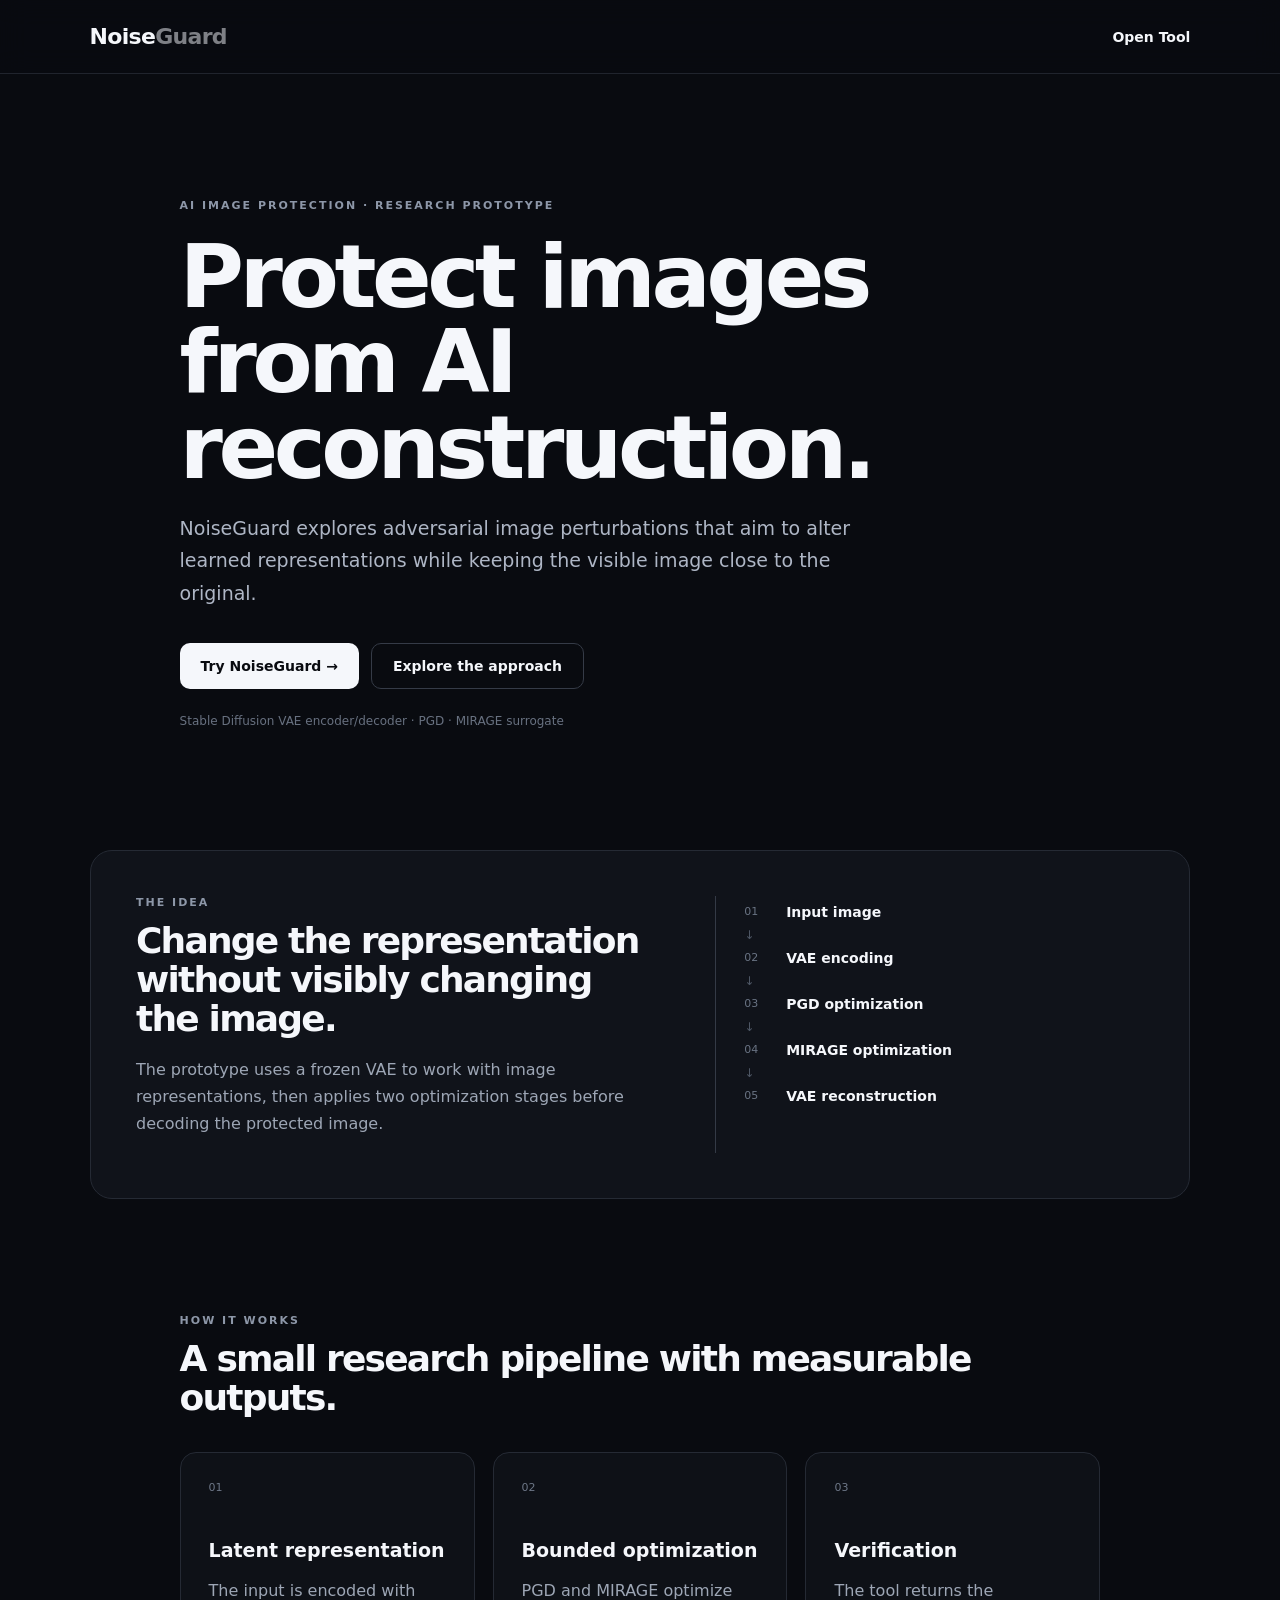
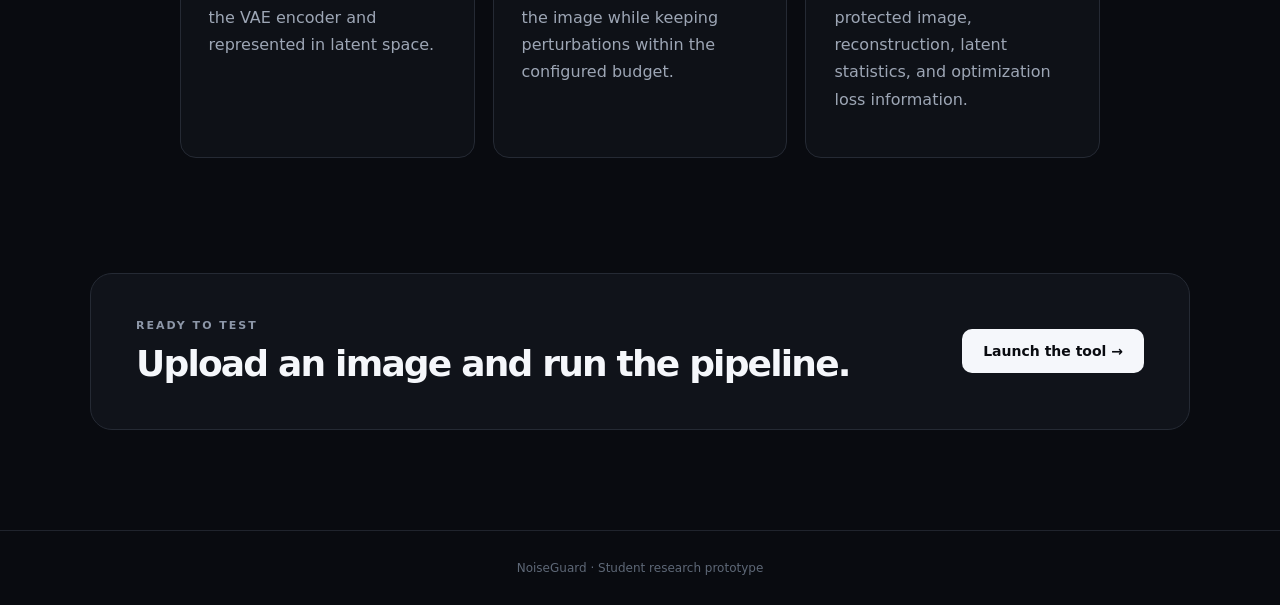
<file: deployment/index.html>
<!doctype html>
<html lang="en">
<head>
  <meta charset="utf-8">
  <meta name="viewport" content="width=device-width, initial-scale=1">
  <title>NoiseGuard — AI Image Protection</title>
  <link rel="stylesheet" href="landing.css">
</head>
<body>
  <nav class="nav">
    <a class="brand" href="index.html">Noise<span>Guard</span></a>
    <a class="nav-link" href="tool.html">Open Tool</a>
  </nav>

  <main>
    <section class="hero">
      <div class="eyebrow">AI IMAGE PROTECTION · RESEARCH PROTOTYPE</div>
      <h1>Protect images from AI reconstruction.</h1>
      <p class="hero-copy">
        NoiseGuard explores adversarial image perturbations that aim to alter
        learned representations while keeping the visible image close to the original.
      </p>
      <div class="hero-actions">
        <a class="button primary" href="tool.html">Try NoiseGuard →</a>
        <a class="button secondary" href="#how">Explore the approach</a>
      </div>
      <p class="hero-note">Stable Diffusion VAE encoder/decoder · PGD · MIRAGE surrogate</p>
    </section>

    <section class="showcase">
      <div class="showcase-copy">
        <div class="label">THE IDEA</div>
        <h2>Change the representation without visibly changing the image.</h2>
        <p>
          The prototype uses a frozen VAE to work with image representations,
          then applies two optimization stages before decoding the protected image.
        </p>
      </div>

      <div class="pipeline">
        <div class="pipeline-step"><span>01</span><b>Input image</b></div>
        <div class="line">↓</div>
        <div class="pipeline-step"><span>02</span><b>VAE encoding</b></div>
        <div class="line">↓</div>
        <div class="pipeline-step"><span>03</span><b>PGD optimization</b></div>
        <div class="line">↓</div>
        <div class="pipeline-step"><span>04</span><b>MIRAGE optimization</b></div>
        <div class="line">↓</div>
        <div class="pipeline-step"><span>05</span><b>VAE reconstruction</b></div>
      </div>
    </section>

    <section id="how" class="section">
      <div class="label">HOW IT WORKS</div>
      <h2>A small research pipeline with measurable outputs.</h2>

      <div class="cards">
        <article>
          <span class="number">01</span>
          <h3>Latent representation</h3>
          <p>
            The input is encoded with the VAE encoder and represented in latent space.
          </p>
        </article>
        <article>
          <span class="number">02</span>
          <h3>Bounded optimization</h3>
          <p>
            PGD and MIRAGE optimize the image while keeping perturbations within
            the configured budget.
          </p>
        </article>
        <article>
          <span class="number">03</span>
          <h3>Verification</h3>
          <p>
            The tool returns the protected image, reconstruction, latent statistics,
            and optimization loss information.
          </p>
        </article>
      </div>
    </section>

    <section class="cta">
      <div>
        <div class="label">READY TO TEST</div>
        <h2>Upload an image and run the pipeline.</h2>
      </div>
      <a class="button primary" href="tool.html">Launch the tool →</a>
    </section>
  </main>

  <footer>NoiseGuard · Student research prototype</footer>
</body>
</html>
</file>
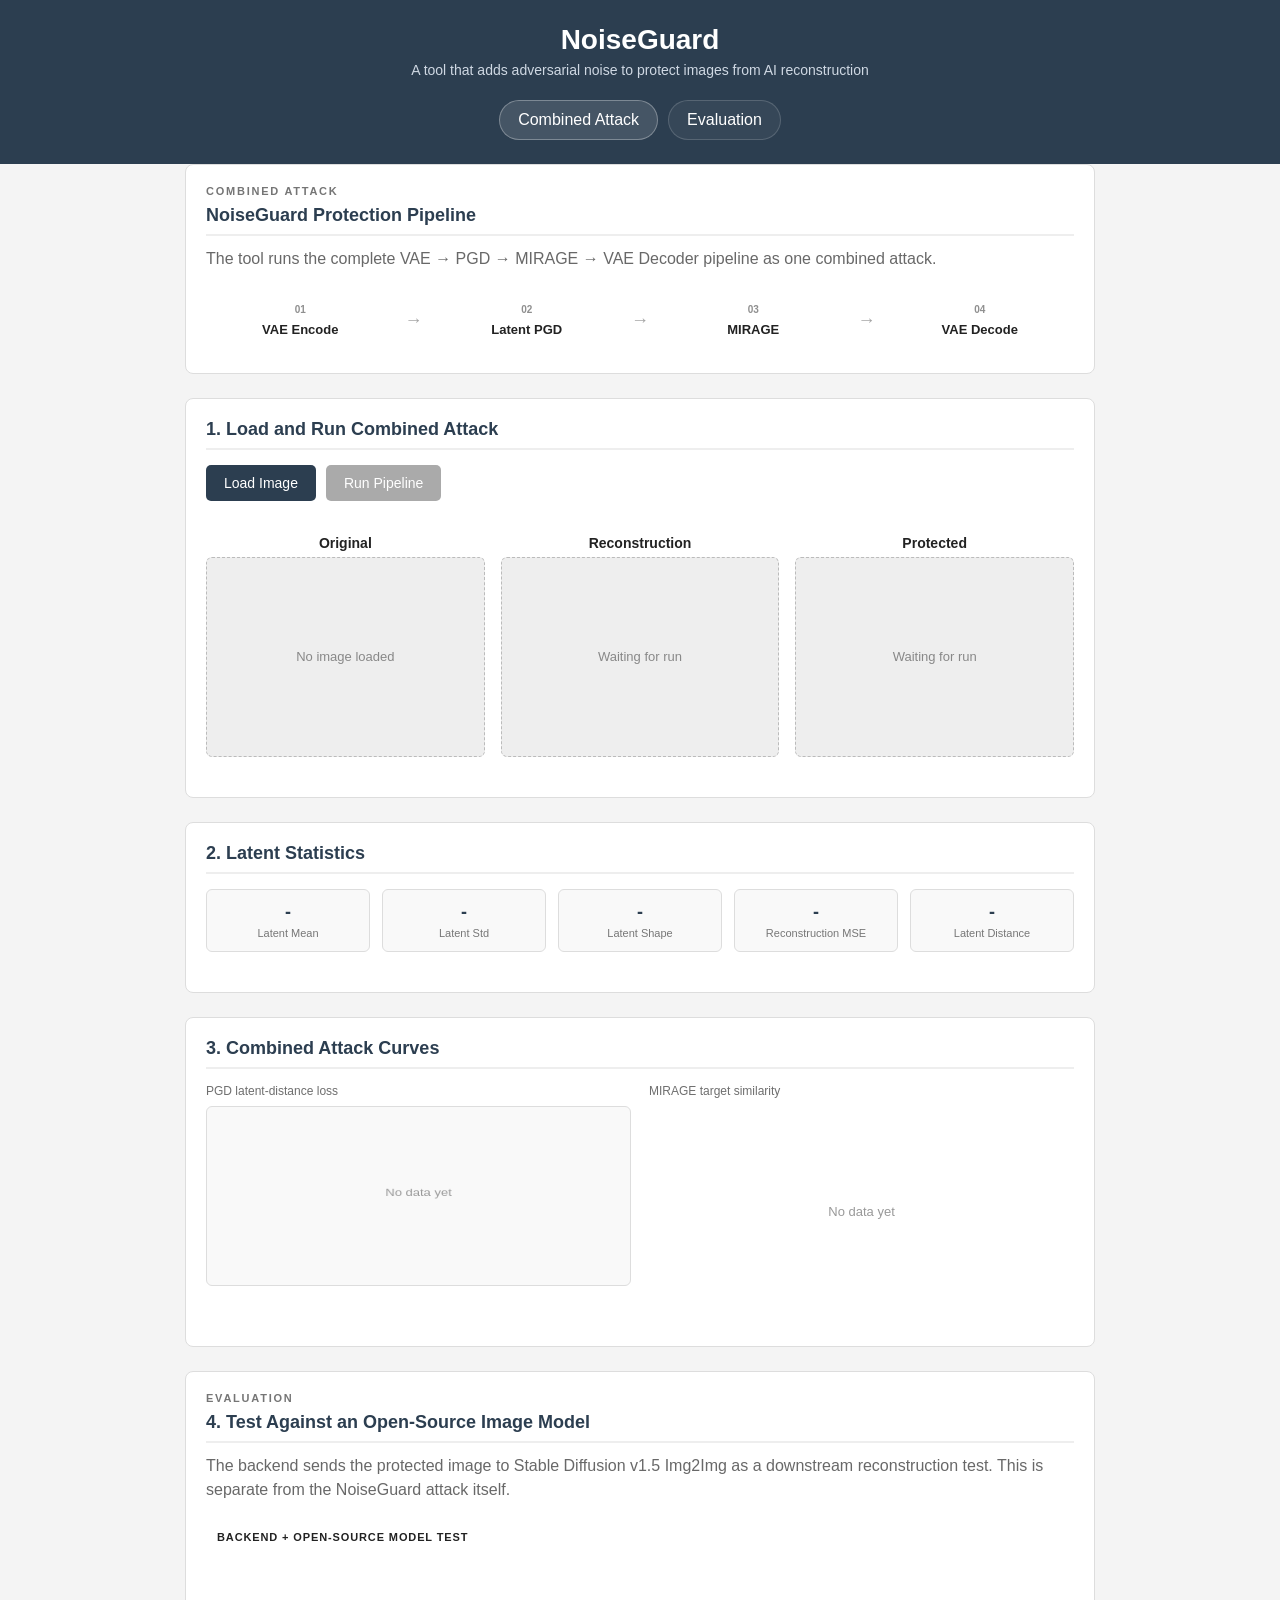
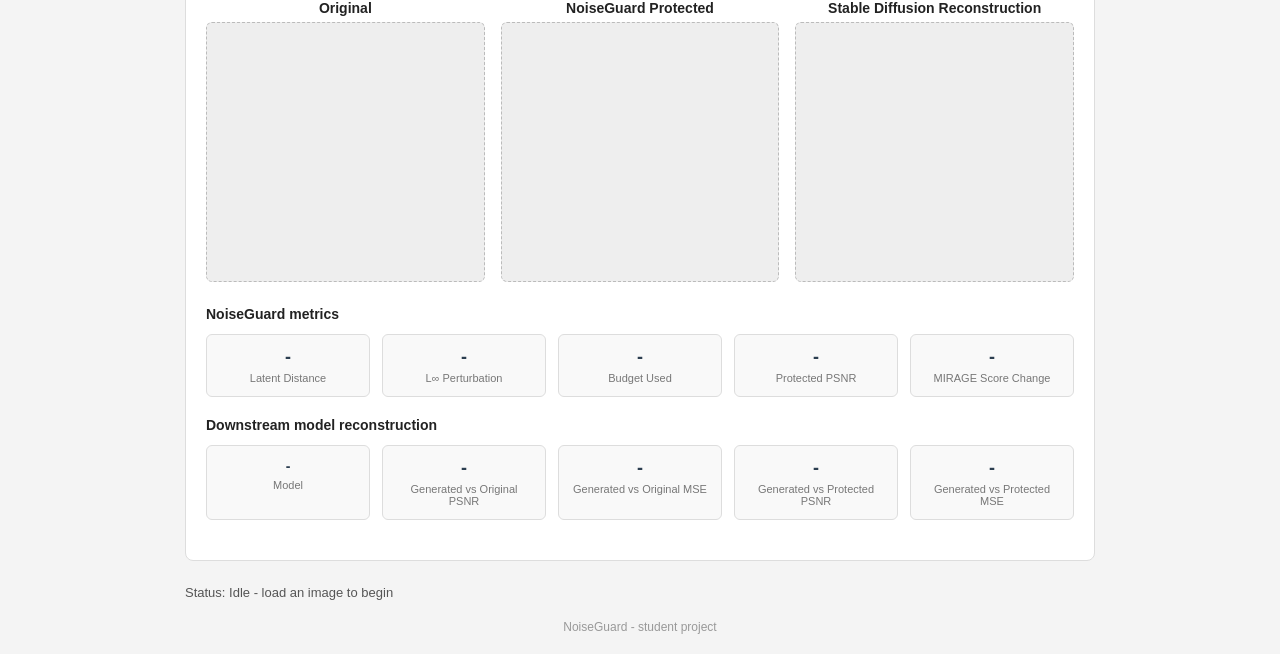
<file: deployment/tool.html>
<!DOCTYPE html>
<html lang="en">
<head>
<meta charset="UTF-8" />
<meta name="viewport" content="width=device-width, initial-scale=1.0" />
<title>NoiseGuard — Protection Tool</title>
<link rel="stylesheet" href="tool.css">
</head>
<body>

<header>
  <h1>NoiseGuard</h1>
  <p>A tool that adds adversarial noise to protect images from AI reconstruction</p>
  <nav class="tool-nav" aria-label="Tool sections">
    <button type="button" class="nav-option active" id="attack-option">Combined Attack</button>
    <button type="button" class="nav-option" id="evaluation-option">Evaluation</button>
  </nav>
</header>

<div class="container" id="attack-section">

  <div class="card combined-card">
    <div class="section-kicker">COMBINED ATTACK</div>
    <h2>NoiseGuard Protection Pipeline</h2>
    <p class="section-subtitle">The tool runs the complete VAE → PGD → MIRAGE → VAE Decoder pipeline as one combined attack.</p>
    <div class="pipeline">
      <div class="pipeline-step"><strong>01</strong><span>VAE Encode</span></div>
      <div class="pipeline-arrow">→</div>
      <div class="pipeline-step"><strong>02</strong><span>Latent PGD</span></div>
      <div class="pipeline-arrow">→</div>
      <div class="pipeline-step"><strong>03</strong><span>MIRAGE</span></div>
      <div class="pipeline-arrow">→</div>
      <div class="pipeline-step"><strong>04</strong><span>VAE Decode</span></div>
    </div>
  </div>

  <div class="card">
    <h2>1. Load and Run Combined Attack</h2>
    <div class="controls">
      <label class="file-label" for="file-input">Load Image</label>
      <input id="file-input" type="file" accept="image/*" />
      <button id="run-btn" disabled>Run Pipeline</button>
    </div>

    <div class="image-row">
      <div class="image-box">
        <p>Original</p>
        <div class="image-frame" id="box-original">
          <span>No image loaded</span>
          <img id="img-original" />
        </div>
      </div>
      <div class="image-box">
        <p>Reconstruction</p>
        <div class="image-frame" id="box-recon">
          <span>Waiting for run</span>
          <img id="img-recon" />
        </div>
      </div>
      <div class="image-box">
        <p>Protected</p>
        <div class="image-frame" id="box-protected">
          <span>Waiting for run</span>
          <img id="img-protected" />
        </div>
      </div>
    </div>
  </div>

  <div class="card">
    <h2>2. Latent Statistics</h2>
    <div class="stats-row">
      <div class="stat-box"><div class="value" id="stat-mean">-</div><div class="label">Latent Mean</div></div>
      <div class="stat-box"><div class="value" id="stat-std">-</div><div class="label">Latent Std</div></div>
      <div class="stat-box"><div class="value" id="stat-shape">-</div><div class="label">Latent Shape</div></div>
      <div class="stat-box"><div class="value" id="stat-mse">-</div><div class="label">Reconstruction MSE</div></div>
      <div class="stat-box"><div class="value" id="stat-dist">-</div><div class="label">Latent Distance</div></div>
    </div>
  </div>

  <div class="card">
    <h2>3. Combined Attack Curves</h2>
    <div class="charts-grid">
      <div>
        <div class="chart-label">PGD latent-distance loss</div>
        <canvas id="loss-canvas"></canvas>
      </div>
      <div>
        <div class="chart-label">MIRAGE target similarity</div>
        <canvas id="mirage-canvas"></canvas>
      </div>
    </div>
  </div>

  <div class="card evaluation-card" id="evaluation-section">
    <div class="section-kicker">EVALUATION</div>
    <h2>4. Test Against an Open-Source Image Model</h2>
    <p class="section-subtitle">The backend sends the protected image to Stable Diffusion v1.5 Img2Img as a downstream reconstruction test. This is separate from the NoiseGuard attack itself.</p>
    <div class="evaluation-badge">BACKEND + OPEN-SOURCE MODEL TEST</div>

    <div class="evaluation-images">
      <div class="image-box">
        <p>Original</p>
        <div class="image-frame"><img id="eval-original" /></div>
      </div>
      <div class="image-box">
        <p>NoiseGuard Protected</p>
        <div class="image-frame"><img id="eval-protected" /></div>
      </div>
      <div class="image-box">
        <p>Stable Diffusion Reconstruction</p>
        <div class="image-frame"><img id="eval-ai-reconstruction" /></div>
      </div>
    </div>

    <h3 class="evaluation-subheading">NoiseGuard metrics</h3>
    <div class="stats-row evaluator-row">
      <div class="stat-box"><div class="value" id="eval-latent">-</div><div class="label">Latent Distance</div></div>
      <div class="stat-box"><div class="value" id="eval-linf">-</div><div class="label">L∞ Perturbation</div></div>
      <div class="stat-box"><div class="value" id="eval-budget">-</div><div class="label">Budget Used</div></div>
      <div class="stat-box"><div class="value" id="eval-psnr">-</div><div class="label">Protected PSNR</div></div>
      <div class="stat-box"><div class="value" id="eval-mirage">-</div><div class="label">MIRAGE Score Change</div></div>
    </div>

    <h3 class="evaluation-subheading">Downstream model reconstruction</h3>
    <div class="stats-row evaluator-row downstream-row">
      <div class="stat-box"><div class="value" id="down-model">-</div><div class="label">Model</div></div>
      <div class="stat-box"><div class="value" id="down-psnr">-</div><div class="label">Generated vs Original PSNR</div></div>
      <div class="stat-box"><div class="value" id="down-mse">-</div><div class="label">Generated vs Original MSE</div></div>
      <div class="stat-box"><div class="value" id="down-protected-psnr">-</div><div class="label">Generated vs Protected PSNR</div></div>
      <div class="stat-box"><div class="value" id="down-protected-mse">-</div><div class="label">Generated vs Protected MSE</div></div>
    </div>
  </div>

  <div id="status">Status: Idle - load an image to begin</div>

</div>

<footer>NoiseGuard - student project</footer>

<script src="tool.js"></script>

</body>
</html>
</file>
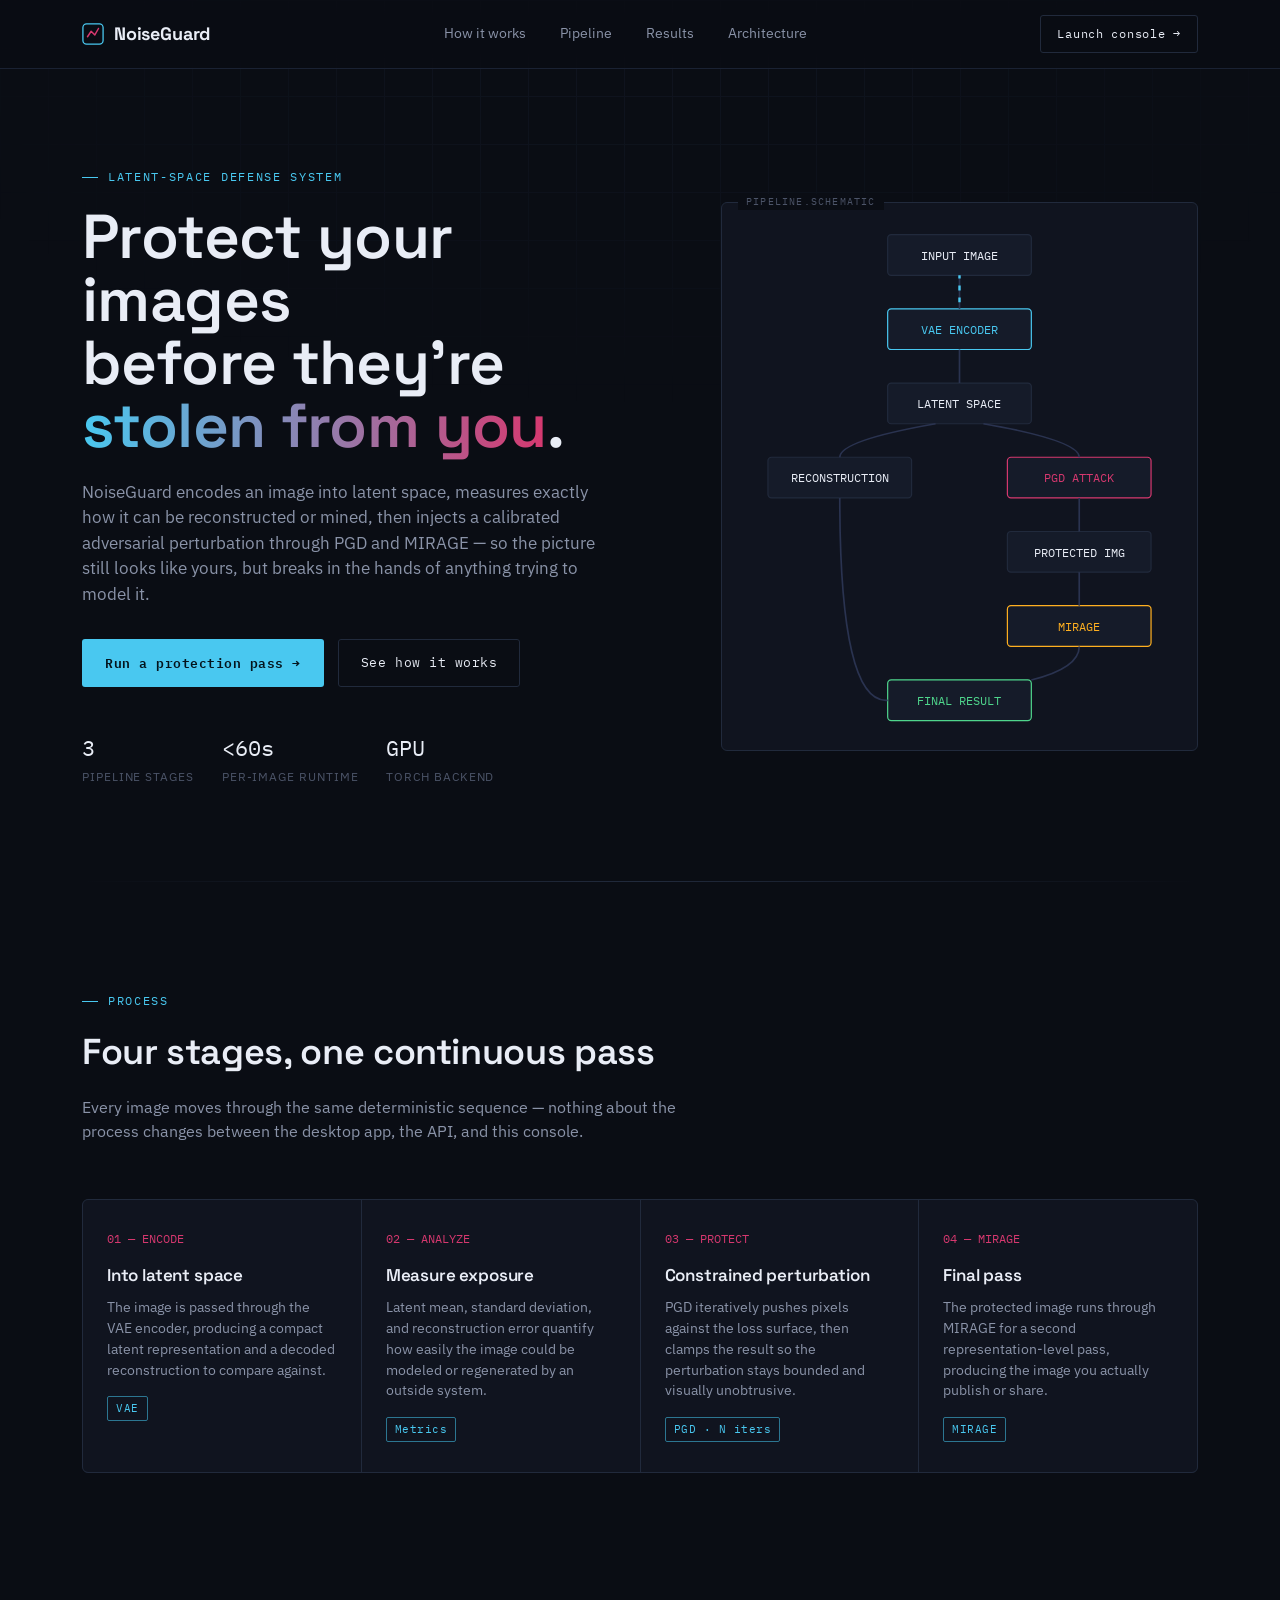
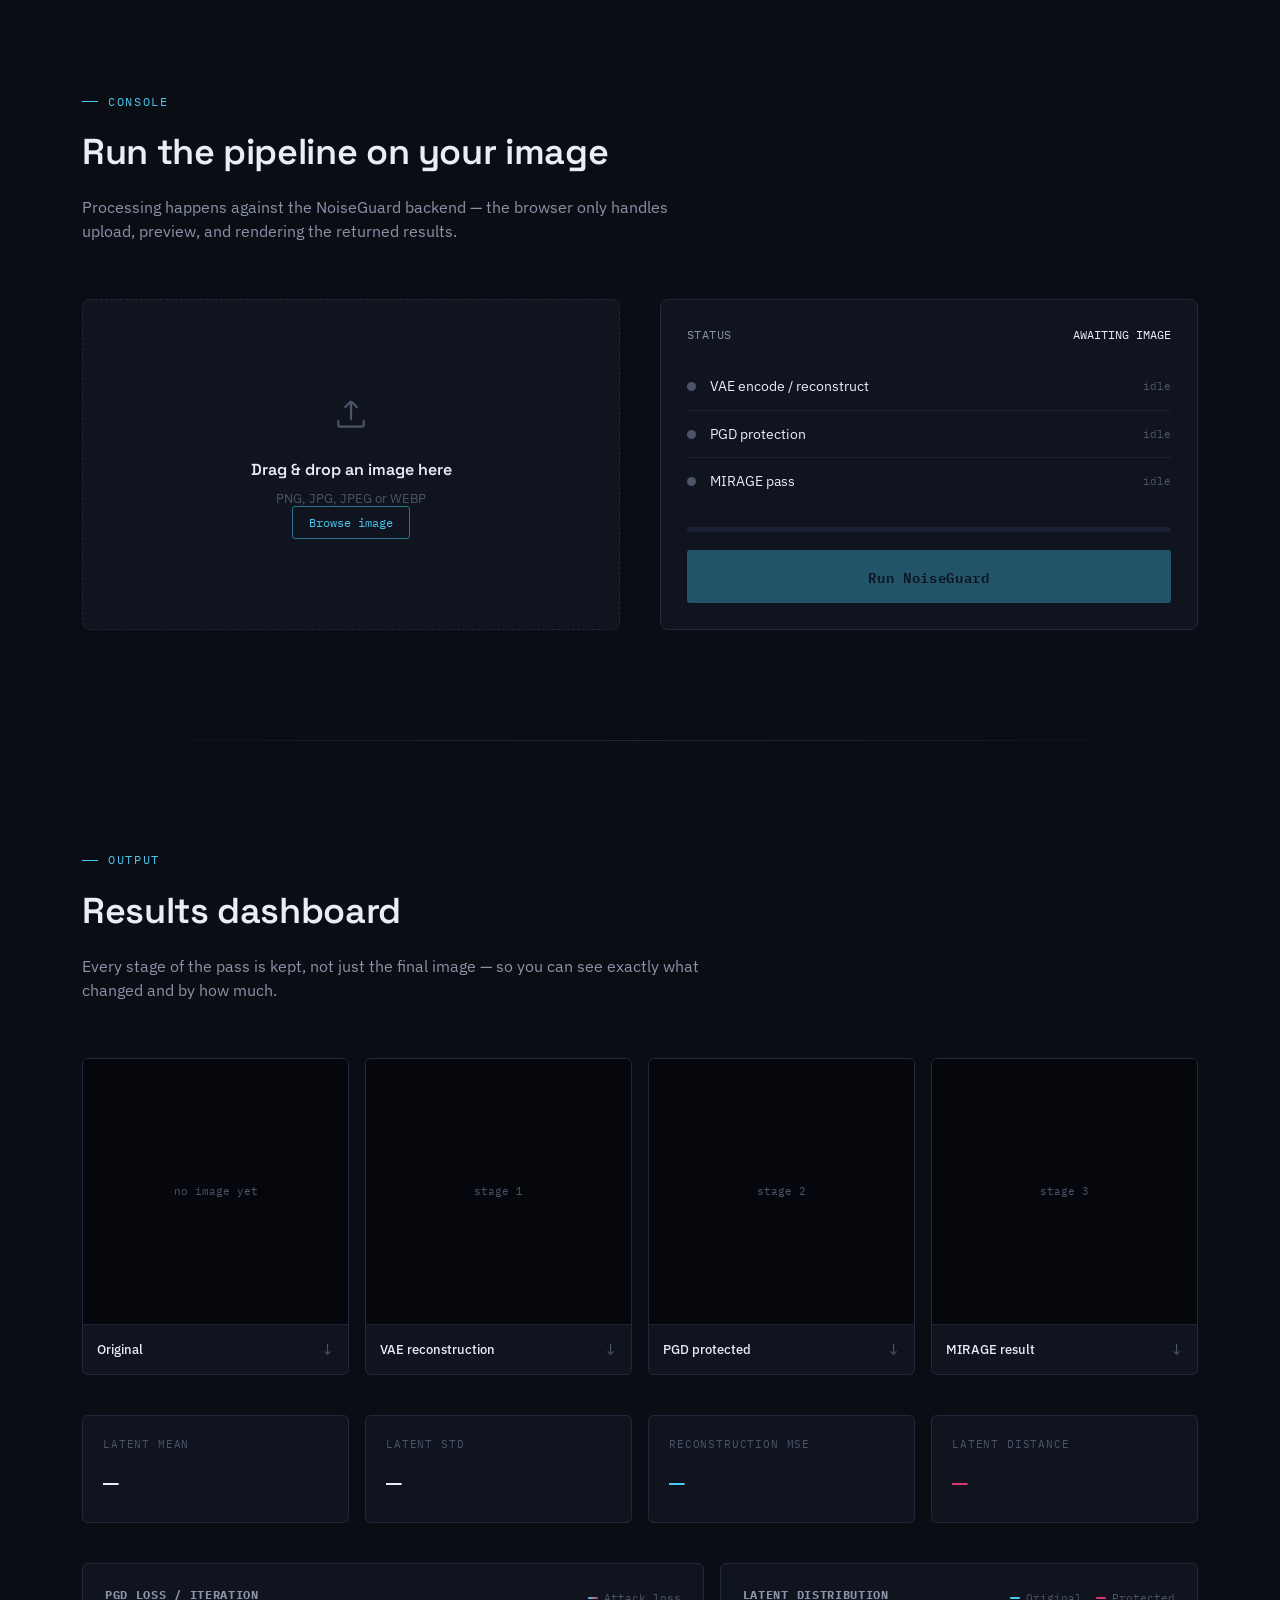
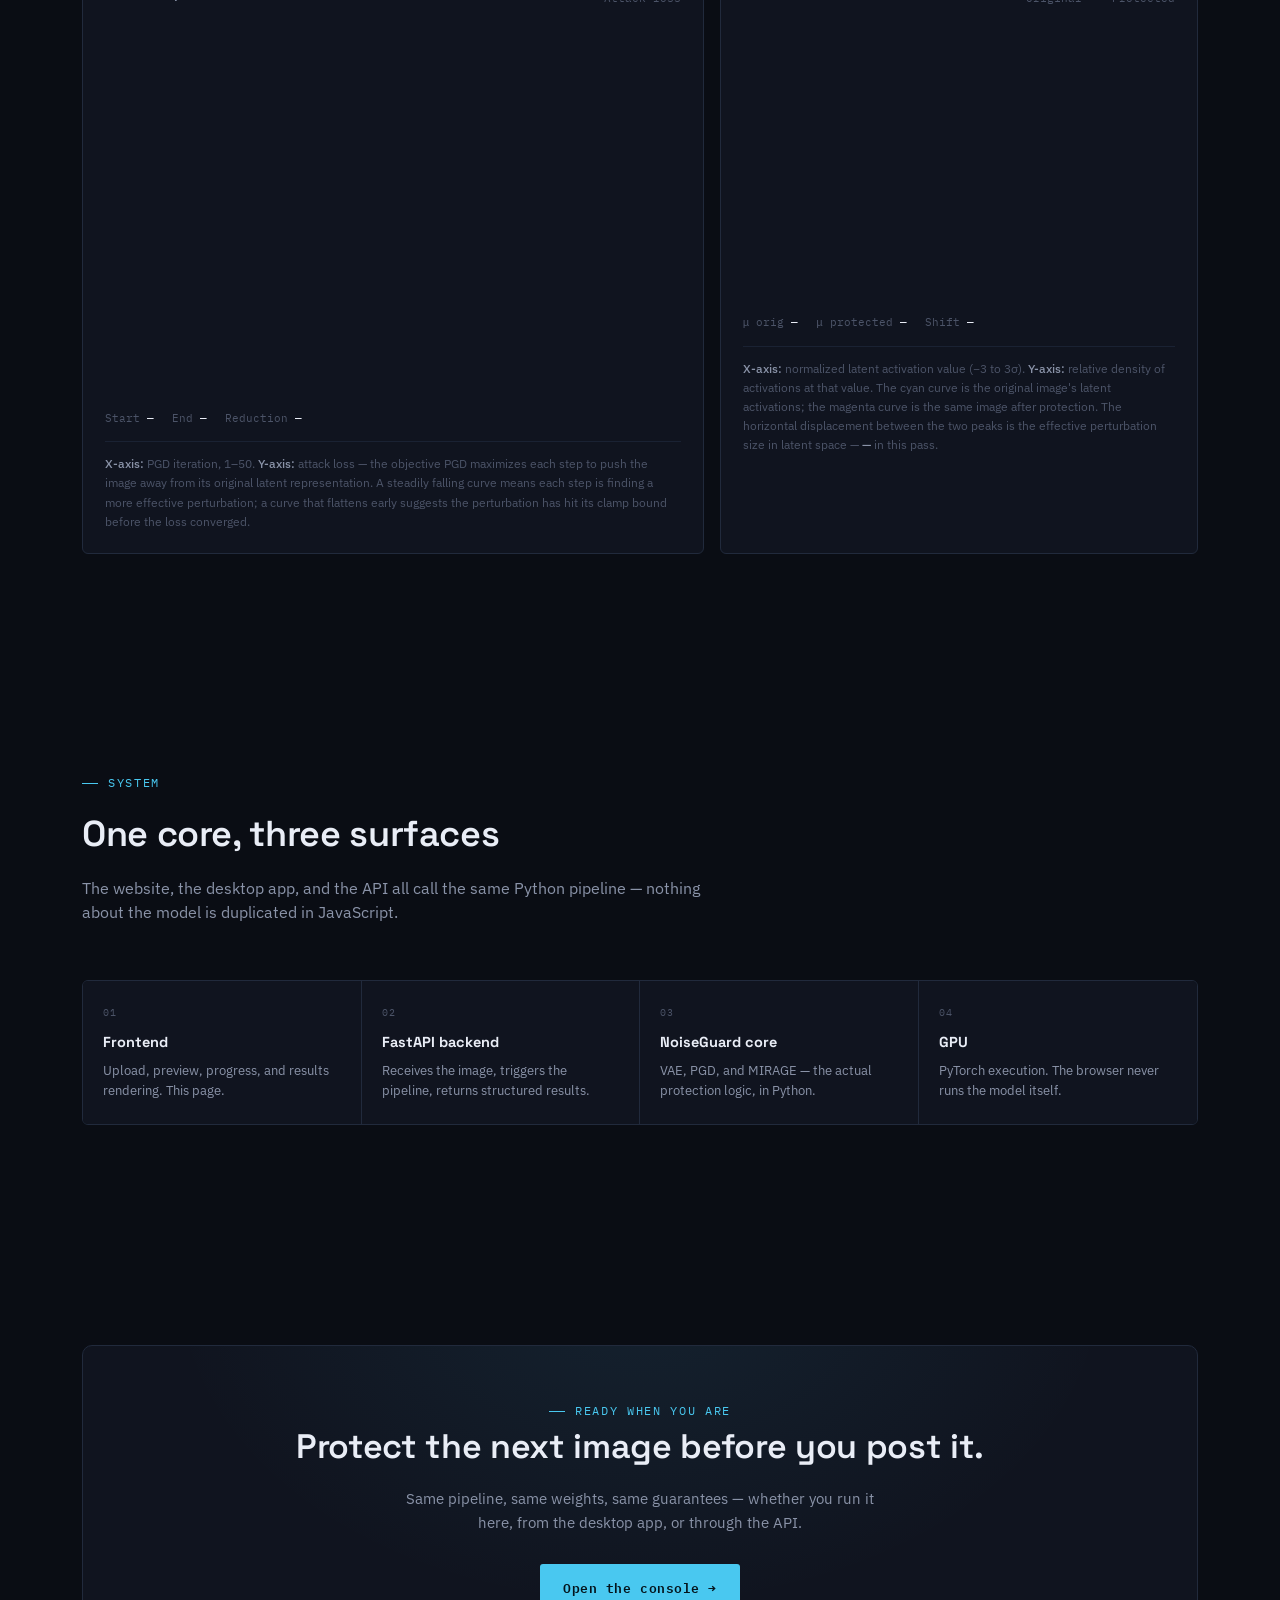
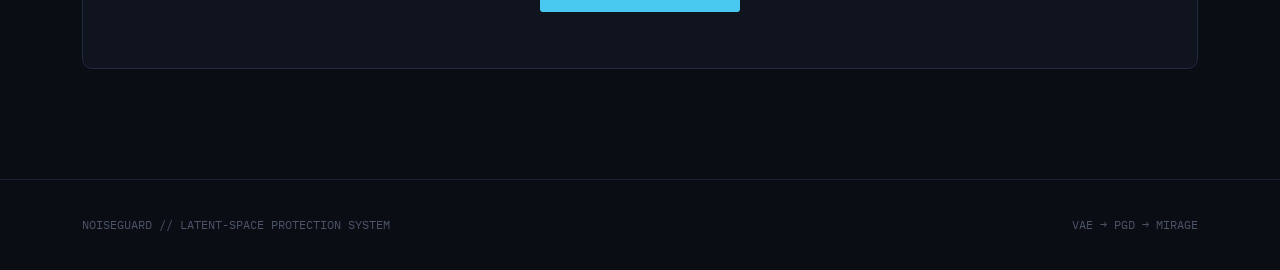
<file: WEBSITE (FINAL PRODUCT)/noiseguard.html>
<!DOCTYPE html>
<html lang="en">
<head>
<meta charset="UTF-8">
<meta name="viewport" content="width=device-width, initial-scale=1.0">
<title>NoiseGuard — Adversarial Image Protection</title>
<link rel="preconnect" href="https://fonts.googleapis.com">
<link rel="preconnect" href="https://fonts.gstatic.com" crossorigin>
<link href="https://fonts.googleapis.com/css2?family=Space+Grotesk:wght@400;500;600;700&family=IBM+Plex+Sans:wght@400;500;600&family=IBM+Plex+Mono:wght@400;500;600&display=swap" rel="stylesheet">
<style>
  :root{
    --bg: #0a0d14;
    --surface: #10141f;
    --surface-2: #151b29;
    --surface-3: #1b2233;
    --border: #212a3c;
    --border-soft: #1a2233;
    --text: #e9edf6;
    --text-dim: #8a93a8;
    --text-faint: #4c5468;
    --cyan: #49c8f0;
    --cyan-dim: #2c7691;
    --magenta: #d6386f;
    --magenta-dim: #7a2246;
    --amber: #ffb020;
    --green: #4fd68c;
    --display: 'Space Grotesk', sans-serif;
    --body: 'IBM Plex Sans', sans-serif;
    --mono: 'IBM Plex Mono', monospace;
    --radius: 3px;
  }

  *{box-sizing:border-box; margin:0; padding:0;}
  html{scroll-behavior:smooth;}
  body{
    background:var(--bg);
    color:var(--text);
    font-family:var(--body);
    line-height:1.55;
    -webkit-font-smoothing:antialiased;
    overflow-x:hidden;
  }
  a{color:inherit; text-decoration:none;}
  ::selection{background:var(--magenta-dim); color:#fff;}

  .wrap{max-width:1180px; margin:0 auto; padding:0 32px;}
  @media (max-width:640px){.wrap{padding:0 20px;}}

  .eyebrow{
    font-family:var(--mono);
    font-size:12px;
    letter-spacing:.14em;
    text-transform:uppercase;
    color:var(--cyan);
    display:flex; align-items:center; gap:10px;
  }
  .eyebrow::before{content:''; width:16px; height:1px; background:var(--cyan);}

  h1,h2,h3{font-family:var(--display); font-weight:600; letter-spacing:-0.01em;}

  /* ---------- background lattice texture ---------- */
  .lattice-bg{
    position:fixed; inset:0; z-index:0; pointer-events:none;
    background-image:
      linear-gradient(var(--border-soft) 1px, transparent 1px),
      linear-gradient(90deg, var(--border-soft) 1px, transparent 1px);
    background-size:48px 48px;
    opacity:.35;
    mask-image: radial-gradient(ellipse 80% 60% at 50% 0%, black 20%, transparent 75%);
  }

  /* ---------- header ---------- */
  header{
    position:fixed; top:0; left:0; right:0; z-index:50;
    backdrop-filter:blur(14px);
    background:rgba(10,13,20,.72);
    border-bottom:1px solid var(--border-soft);
  }
  .nav{
    display:flex; align-items:center; justify-content:space-between;
    height:68px;
  }
  .logo{
    display:flex; align-items:center; gap:10px;
    font-family:var(--display); font-weight:700; font-size:18px; letter-spacing:-.01em;
  }
  .logo-mark{
    width:22px; height:22px; position:relative; flex:none;
  }
  .logo-mark svg{width:100%; height:100%;}
  .navlinks{display:flex; gap:34px; font-size:14px; color:var(--text-dim);}
  .navlinks a{transition:color .15s ease;}
  .navlinks a:hover{color:var(--text);}
  .nav-cta{
    font-family:var(--mono); font-size:12px; letter-spacing:.06em;
    border:1px solid var(--border); padding:9px 16px; border-radius:var(--radius);
    color:var(--text); transition:border-color .15s ease, background .15s ease;
  }
  .nav-cta:hover{border-color:var(--cyan); background:rgba(73,200,240,.06);}
  .navmenu-mobile{display:none;}
  @media (max-width:820px){
    .navlinks{display:none;}
  }

  /* ---------- hero ---------- */
  .hero{
    position:relative; z-index:1;
    padding:168px 0 96px;
    overflow:hidden;
  }
  .hero-grid{
    display:grid; grid-template-columns:1.1fr .9fr; gap:56px; align-items:center;
  }
  @media (max-width:900px){ .hero-grid{grid-template-columns:1fr;} }

  .hero h1{
    font-size:clamp(38px, 5.2vw, 62px);
    line-height:1.02;
    margin:18px 0 22px;
  }
  .hero h1 .accent{
    background:linear-gradient(90deg, var(--cyan), var(--magenta));
    -webkit-background-clip:text; background-clip:text; color:transparent;
  }
  .hero p.lede{
    color:var(--text-dim); font-size:16.5px; max-width:520px; margin-bottom:32px;
  }
  .hero-actions{display:flex; gap:14px; flex-wrap:wrap;}
  .btn{
    font-family:var(--mono); font-size:13px; letter-spacing:.04em;
    padding:13px 22px; border-radius:var(--radius);
    display:inline-flex; align-items:center; gap:10px;
    cursor:pointer; border:1px solid transparent; transition:all .15s ease;
  }
  .btn-primary{
    background:var(--cyan); color:#04141c; font-weight:600;
  }
  .btn-primary:hover{background:#6fd6f6; transform:translateY(-1px);}
  .btn-ghost{
    border-color:var(--border); color:var(--text);
  }
  .btn-ghost:hover{border-color:var(--text-dim);}

  .hero-stats{display:flex; gap:28px; margin-top:44px; flex-wrap:wrap;}
  .hero-stat .num{font-family:var(--mono); font-size:22px; color:var(--text);}
  .hero-stat .lbl{font-size:11.5px; color:var(--text-faint); text-transform:uppercase; letter-spacing:.08em; margin-top:2px;}

  /* schematic panel */
  .schema-panel{
    background:var(--surface); border:1px solid var(--border); border-radius:6px;
    padding:22px; position:relative;
  }
  .schema-panel::before{
    content:'PIPELINE.SCHEMATIC'; position:absolute; top:-9px; left:16px;
    background:var(--bg); padding:0 8px; font-family:var(--mono); font-size:10px;
    letter-spacing:.12em; color:var(--text-faint);
  }
  .schema-svg{width:100%; height:auto; display:block;}

  /* ---------- section shell ---------- */
  section{position:relative; z-index:1; padding:110px 0;}
  .section-head{max-width:640px; margin-bottom:56px;}
  .section-head h2{font-size:clamp(26px,3vw,36px); margin-top:14px;}
  .section-head p{color:var(--text-dim); margin-top:14px; font-size:15.5px;}

  .divider{height:1px; background:linear-gradient(90deg, transparent, var(--border), transparent);}

  /* ---------- how it works ---------- */
  .steps{display:grid; grid-template-columns:repeat(4,1fr); gap:1px; background:var(--border); border:1px solid var(--border); border-radius:6px; overflow:hidden;}
  @media (max-width:880px){.steps{grid-template-columns:1fr 1fr;}}
  @media (max-width:520px){.steps{grid-template-columns:1fr;}}
  .step{background:var(--surface); padding:30px 24px; position:relative;}
  .step .idx{font-family:var(--mono); font-size:12px; color:var(--magenta);}
  .step h3{font-size:17px; margin:14px 0 8px;}
  .step p{font-size:13.5px; color:var(--text-dim);}
  .step .tag{
    margin-top:16px; display:inline-block; font-family:var(--mono); font-size:10.5px;
    color:var(--cyan); border:1px solid var(--cyan-dim); padding:3px 8px; border-radius:2px;
    letter-spacing:.05em;
  }

  /* ---------- try it / upload ---------- */
  .try-grid{display:grid; grid-template-columns:1fr 1fr; gap:40px;}
  @media (max-width:900px){.try-grid{grid-template-columns:1fr;}}

  .dropzone{
    border:1.5px dashed var(--border); border-radius:8px; background:var(--surface);
    padding:48px 28px; text-align:center; cursor:pointer; transition:border-color .15s ease, background .15s ease;
    position:relative; min-height:280px; display:flex; flex-direction:column; align-items:center; justify-content:center;
  }
  .dropzone.drag{border-color:var(--cyan); background:rgba(73,200,240,.05);}
  .dropzone svg{width:38px; height:38px; color:var(--text-faint); margin-bottom:18px;}
  .dropzone h4{font-family:var(--display); font-size:16px; font-weight:600;}
  .dropzone p{color:var(--text-faint); font-size:13px; margin-top:6px;}
  .dropzone input{display:none;}
  .dz-browse{
    margin-top:20px; font-family:var(--mono); font-size:12px; color:var(--cyan);
    border:1px solid var(--cyan-dim); padding:8px 16px; border-radius:var(--radius);
  }
  .preview-wrap{display:none; width:100%; height:100%; position:relative;}
  .preview-wrap img{width:100%; max-height:230px; object-fit:contain; border-radius:6px; background:#000;}
  .preview-meta{display:flex; justify-content:space-between; font-family:var(--mono); font-size:11px; color:var(--text-faint); margin-top:12px;}

  .run-panel{
    background:var(--surface); border:1px solid var(--border); border-radius:8px; padding:26px;
    display:flex; flex-direction:column; gap:18px;
  }
  .run-row{display:flex; align-items:center; justify-content:space-between;}
  .run-row .label{font-family:var(--mono); font-size:12px; color:var(--text-dim); letter-spacing:.04em;}
  .run-row .val{font-family:var(--mono); font-size:12px; color:var(--text);}

  .stage-list{display:flex; flex-direction:column; gap:0;}
  .stage{
    display:flex; align-items:center; gap:14px; padding:13px 0; border-bottom:1px solid var(--border-soft);
  }
  .stage:last-child{border-bottom:none;}
  .stage-dot{
    width:9px; height:9px; border-radius:50%; background:var(--text-faint); flex:none; transition:all .2s ease;
  }
  .stage.active .stage-dot{background:var(--amber); box-shadow:0 0 0 4px rgba(255,176,32,.15);}
  .stage.done .stage-dot{background:var(--green);}
  .stage-name{font-size:13.5px; flex:1;}
  .stage-status{font-family:var(--mono); font-size:11px; color:var(--text-faint);}
  .stage.active .stage-status{color:var(--amber);}
  .stage.done .stage-status{color:var(--green);}

  .progress-bar{height:5px; background:var(--surface-3); border-radius:3px; overflow:hidden; margin-top:4px;}
  .progress-fill{height:100%; width:0%; background:linear-gradient(90deg, var(--cyan), var(--magenta)); transition:width .12s linear;}

  .run-btn{
    width:100%; padding:15px; border-radius:var(--radius); border:none; cursor:pointer;
    background:var(--cyan); color:#04141c; font-family:var(--mono); font-weight:600;
    font-size:13.5px; letter-spacing:.05em; transition:all .15s ease;
  }
  .run-btn:disabled{opacity:.35; cursor:not-allowed;}
  .run-btn:hover:not(:disabled){background:#6fd6f6;}

  /* ---------- results ---------- */
  .results-grid{display:grid; grid-template-columns:repeat(4,1fr); gap:16px;}
  @media (max-width:900px){.results-grid{grid-template-columns:1fr 1fr;}}
  @media (max-width:520px){.results-grid{grid-template-columns:1fr;}}
  .result-card{
    background:var(--surface); border:1px solid var(--border); border-radius:6px; overflow:hidden;
    display:flex; flex-direction:column;
  }
  .result-thumb{
    aspect-ratio:1/1; background:#05070c; display:flex; align-items:center; justify-content:center; position:relative;
  }
  .result-thumb canvas, .result-thumb img{width:100%; height:100%; object-fit:contain;}
  .result-thumb .ph{color:var(--text-faint); font-family:var(--mono); font-size:11px;}
  .result-label{
    padding:12px 14px; display:flex; justify-content:space-between; align-items:center;
    border-top:1px solid var(--border-soft);
  }
  .result-label .name{font-size:12.5px; font-weight:500;}
  .result-label .dl{color:var(--text-faint); cursor:pointer; transition:color .15s ease;}
  .result-label .dl:hover{color:var(--cyan);}

  /* ---------- metrics ---------- */
  .metrics-grid{display:grid; grid-template-columns:repeat(4,1fr); gap:16px; margin-bottom:40px;}
  @media (max-width:880px){.metrics-grid{grid-template-columns:1fr 1fr;}}
  .metric-card{
    background:var(--surface); border:1px solid var(--border); border-radius:6px; padding:20px;
  }
  .metric-card .m-label{font-family:var(--mono); font-size:10.5px; color:var(--text-faint); letter-spacing:.08em; text-transform:uppercase;}
  .metric-card .m-value{font-family:var(--mono); font-size:26px; margin-top:10px; color:var(--text);}
  .metric-card .m-value .unit{font-size:13px; color:var(--text-faint); margin-left:4px;}
  .metric-card.accent-cyan .m-value{color:var(--cyan);}
  .metric-card.accent-magenta .m-value{color:var(--magenta);}

  .graphs-grid{display:grid; grid-template-columns:1.3fr 1fr; gap:16px;}
  @media (max-width:880px){.graphs-grid{grid-template-columns:1fr;}}
  .graph-card{background:var(--surface); border:1px solid var(--border); border-radius:6px; padding:22px;}
  .graph-head{display:flex; align-items:baseline; justify-content:space-between; margin-bottom:4px; flex-wrap:wrap; gap:8px;}
  .graph-card h4{font-family:var(--mono); font-size:11.5px; color:var(--text-dim); letter-spacing:.06em; text-transform:uppercase;}
  .graph-legend{display:flex; gap:14px; font-family:var(--mono); font-size:10.5px; color:var(--text-faint);}
  .graph-legend span{display:inline-flex; align-items:center; gap:6px;}
  .graph-legend i{width:10px; height:2px; display:inline-block; border-radius:1px;}
  .graph-card canvas{width:100%; display:block; margin-top:10px;}
  .graph-caption{font-size:12px; color:var(--text-faint); margin-top:14px; padding-top:12px; border-top:1px solid var(--border-soft); line-height:1.6;}
  .graph-caption b{color:var(--text-dim); font-weight:500;}
  .graph-readout{display:flex; gap:18px; margin-top:10px; flex-wrap:wrap;}
  .graph-readout div{font-family:var(--mono); font-size:11px; color:var(--text-faint);}
  .graph-readout div b{color:var(--text); font-weight:500;}

  /* ---------- architecture ---------- */
  .arch-grid{display:grid; grid-template-columns:repeat(4,1fr); gap:0; border:1px solid var(--border); border-radius:6px; overflow:hidden;}
  @media (max-width:880px){.arch-grid{grid-template-columns:1fr 1fr;}}
  .arch-layer{
    padding:24px 20px; border-right:1px solid var(--border); background:var(--surface);
    position:relative;
  }
  .arch-layer:last-child{border-right:none;}
  .arch-layer .l-tag{font-family:var(--mono); font-size:10px; color:var(--text-faint); letter-spacing:.1em;}
  .arch-layer h4{font-size:14.5px; margin:10px 0 8px; font-family:var(--display);}
  .arch-layer p{font-size:12.5px; color:var(--text-dim);}

  /* ---------- about / cta ---------- */
  .cta-panel{
    border:1px solid var(--border); border-radius:10px; padding:56px 44px; text-align:center;
    background:radial-gradient(ellipse at 50% -20%, rgba(73,200,240,.08), transparent 60%), var(--surface);
  }
  .cta-panel h2{font-size:clamp(24px,3vw,34px);}
  .cta-panel p{color:var(--text-dim); max-width:480px; margin:14px auto 30px; font-size:15px;}

  footer{
    border-top:1px solid var(--border-soft); padding:36px 0; position:relative; z-index:1;
  }
  .footer-row{display:flex; justify-content:space-between; align-items:center; flex-wrap:wrap; gap:16px;}
  .footer-row .fmono{font-family:var(--mono); font-size:11.5px; color:var(--text-faint);}

  @media (prefers-reduced-motion: reduce){
    *{animation:none !important; transition:none !important;}
  }
</style>
</head>
<body>

<div class="lattice-bg"></div>

<header>
  <div class="wrap nav">
    <div class="logo">
      <span class="logo-mark">
        <svg viewBox="0 0 24 24" fill="none">
          <rect x="1" y="1" width="22" height="22" rx="4" stroke="#49c8f0" stroke-width="1.4"/>
          <path d="M6 15 L10 9 L14 13 L18 6" stroke="#d6386f" stroke-width="1.6" stroke-linecap="round" stroke-linejoin="round" fill="none"/>
        </svg>
      </span>
      NoiseGuard
    </div>
    <nav class="navlinks">
      <a href="#how">How it works</a>
      <a href="#try">Pipeline</a>
      <a href="#results">Results</a>
      <a href="#architecture">Architecture</a>
    </nav>
    <a href="#try" class="nav-cta">Launch console →</a>
  </div>
</header>

<!-- ================= HERO ================= -->
<section class="hero">
  <div class="wrap hero-grid">
    <div>
      <div class="eyebrow">Latent-space defense system</div>
      <h1>Protect your images<br>before they're <span class="accent">stolen from you</span>.</h1>
      <p class="lede">NoiseGuard encodes an image into latent space, measures exactly how it can be reconstructed or mined, then injects a calibrated adversarial perturbation through PGD and MIRAGE — so the picture still looks like yours, but breaks in the hands of anything trying to model it.</p>
      <div class="hero-actions">
        <a href="#try" class="btn btn-primary">Run a protection pass →</a>
        <a href="#how" class="btn btn-ghost">See how it works</a>
      </div>
      <div class="hero-stats">
        <div class="hero-stat"><div class="num">3</div><div class="lbl">Pipeline stages</div></div>
        <div class="hero-stat"><div class="num">&lt;60s</div><div class="lbl">Per-image runtime</div></div>
        <div class="hero-stat"><div class="num">GPU</div><div class="lbl">Torch backend</div></div>
      </div>
    </div>

    <div class="schema-panel">
      <svg class="schema-svg" viewBox="0 0 360 420" fill="none" xmlns="http://www.w3.org/2000/svg">
        <!-- nodes -->
        <g font-family="IBM Plex Mono" font-size="10" fill="#8a93a8">
          <rect x="120" y="8" width="120" height="34" rx="3" fill="#151b29" stroke="#212a3c"/>
          <text x="180" y="29" text-anchor="middle" fill="#e9edf6">INPUT IMAGE</text>

          <rect x="120" y="70" width="120" height="34" rx="3" fill="#151b29" stroke="#49c8f0"/>
          <text x="180" y="91" text-anchor="middle" fill="#49c8f0">VAE ENCODER</text>

          <rect x="120" y="132" width="120" height="34" rx="3" fill="#151b29" stroke="#212a3c"/>
          <text x="180" y="153" text-anchor="middle" fill="#e9edf6">LATENT SPACE</text>

          <rect x="20" y="194" width="120" height="34" rx="3" fill="#151b29" stroke="#212a3c"/>
          <text x="80" y="215" text-anchor="middle" fill="#e9edf6">RECONSTRUCTION</text>

          <rect x="220" y="194" width="120" height="34" rx="3" fill="#151b29" stroke="#d6386f"/>
          <text x="280" y="215" text-anchor="middle" fill="#d6386f">PGD ATTACK</text>

          <rect x="220" y="256" width="120" height="34" rx="3" fill="#151b29" stroke="#212a3c"/>
          <text x="280" y="277" text-anchor="middle" fill="#e9edf6">PROTECTED IMG</text>

          <rect x="220" y="318" width="120" height="34" rx="3" fill="#151b29" stroke="#ffb020"/>
          <text x="280" y="339" text-anchor="middle" fill="#ffb020">MIRAGE</text>

          <rect x="120" y="380" width="120" height="34" rx="3" fill="#151b29" stroke="#4fd68c"/>
          <text x="180" y="401" text-anchor="middle" fill="#4fd68c">FINAL RESULT</text>
        </g>
        <!-- edges -->
        <g stroke="#2a3350" stroke-width="1.4" fill="none">
          <path d="M180 42 L180 70"/>
          <path d="M180 104 L180 132"/>
          <path d="M160 166 Q80 180 80 194"/>
          <path d="M200 166 Q280 180 280 194"/>
          <path d="M280 228 L280 256"/>
          <path d="M280 290 L280 318"/>
          <path d="M280 352 Q280 370 240 380"/>
          <path d="M80 228 Q80 400 120 397"/>
        </g>
        <g class="pulse" stroke="#49c8f0" stroke-width="2" fill="none" stroke-dasharray="4 6">
          <path d="M180 42 L180 70"><animate attributeName="stroke-dashoffset" from="0" to="-20" dur="1.2s" repeatCount="indefinite"/></path>
        </g>
      </svg>
    </div>
  </div>
</section>

<div class="wrap"><div class="divider"></div></div>

<!-- ================= HOW IT WORKS ================= -->
<section id="how">
  <div class="wrap">
    <div class="section-head">
      <div class="eyebrow">Process</div>
      <h2>Four stages, one continuous pass</h2>
      <p>Every image moves through the same deterministic sequence — nothing about the process changes between the desktop app, the API, and this console.</p>
    </div>

    <div class="steps">
      <div class="step">
        <div class="idx">01 — ENCODE</div>
        <h3>Into latent space</h3>
        <p>The image is passed through the VAE encoder, producing a compact latent representation and a decoded reconstruction to compare against.</p>
        <span class="tag">VAE</span>
      </div>
      <div class="step">
        <div class="idx">02 — ANALYZE</div>
        <h3>Measure exposure</h3>
        <p>Latent mean, standard deviation, and reconstruction error quantify how easily the image could be modeled or regenerated by an outside system.</p>
        <span class="tag">Metrics</span>
      </div>
      <div class="step">
        <div class="idx">03 — PROTECT</div>
        <h3>Constrained perturbation</h3>
        <p>PGD iteratively pushes pixels against the loss surface, then clamps the result so the perturbation stays bounded and visually unobtrusive.</p>
        <span class="tag">PGD · N iters</span>
      </div>
      <div class="step">
        <div class="idx">04 — MIRAGE</div>
        <h3>Final pass</h3>
        <p>The protected image runs through MIRAGE for a second representation-level pass, producing the image you actually publish or share.</p>
        <span class="tag">MIRAGE</span>
      </div>
    </div>
  </div>
</section>

<!-- ================= TRY IT ================= -->
<section id="try">
  <div class="wrap">
    <div class="section-head">
      <div class="eyebrow">Console</div>
      <h2>Run the pipeline on your image</h2>
      <p>Processing happens against the NoiseGuard backend — the browser only handles upload, preview, and rendering the returned results.</p>
    </div>

    <div class="try-grid">
      <div class="dropzone" id="dropzone">
        <input type="file" id="fileInput" accept="image/png, image/jpeg, image/webp">
        <div id="dzPrompt">
          <svg viewBox="0 0 24 24" fill="none" stroke="currentColor" stroke-width="1.4"><path d="M12 16V4M12 4l-4 4M12 4l4 4"/><path d="M4 16v3a1 1 0 0 0 1 1h14a1 1 0 0 0 1-1v-3"/></svg>
          <h4>Drag & drop an image here</h4>
          <p>PNG, JPG, JPEG or WEBP</p>
          <span class="dz-browse">Browse image</span>
        </div>
        <div class="preview-wrap" id="previewWrap">
          <img id="previewImg" alt="Uploaded preview">
          <div class="preview-meta">
            <span id="fileName">—</span>
            <span id="fileDims">—</span>
          </div>
        </div>
      </div>

      <div class="run-panel">
        <div class="run-row">
          <span class="label">STATUS</span>
          <span class="val" id="statusVal">AWAITING IMAGE</span>
        </div>
        <div class="stage-list" id="stageList">
          <div class="stage" data-stage="vae"><div class="stage-dot"></div><div class="stage-name">VAE encode / reconstruct</div><div class="stage-status">idle</div></div>
          <div class="stage" data-stage="pgd"><div class="stage-dot"></div><div class="stage-name">PGD protection</div><div class="stage-status">idle</div></div>
          <div class="stage" data-stage="mirage"><div class="stage-dot"></div><div class="stage-name">MIRAGE pass</div><div class="stage-status">idle</div></div>
        </div>
        <div>
          <div class="progress-bar"><div class="progress-fill" id="progressFill"></div></div>
        </div>
        <button class="run-btn" id="runBtn" disabled>Run NoiseGuard</button>
      </div>
    </div>
  </div>
</section>

<div class="wrap"><div class="divider"></div></div>

<!-- ================= RESULTS ================= -->
<section id="results">
  <div class="wrap">
    <div class="section-head">
      <div class="eyebrow">Output</div>
      <h2>Results dashboard</h2>
      <p>Every stage of the pass is kept, not just the final image — so you can see exactly what changed and by how much.</p>
    </div>

    <div class="results-grid" id="resultsGrid">
      <div class="result-card">
        <div class="result-thumb" id="thumbOriginal"><span class="ph">no image yet</span></div>
        <div class="result-label"><span class="name">Original</span><span class="dl" data-target="thumbOriginal">↓</span></div>
      </div>
      <div class="result-card">
        <div class="result-thumb" id="thumbRecon"><span class="ph">stage 1</span></div>
        <div class="result-label"><span class="name">VAE reconstruction</span><span class="dl" data-target="thumbRecon">↓</span></div>
      </div>
      <div class="result-card">
        <div class="result-thumb" id="thumbProtected"><span class="ph">stage 2</span></div>
        <div class="result-label"><span class="name">PGD protected</span><span class="dl" data-target="thumbProtected">↓</span></div>
      </div>
      <div class="result-card">
        <div class="result-thumb" id="thumbMirage"><span class="ph">stage 3</span></div>
        <div class="result-label"><span class="name">MIRAGE result</span><span class="dl" data-target="thumbMirage">↓</span></div>
      </div>
    </div>

    <div style="height:40px"></div>

    <div class="metrics-grid">
      <div class="metric-card">
        <div class="m-label">Latent mean</div>
        <div class="m-value" id="metricMean">—</div>
      </div>
      <div class="metric-card">
        <div class="m-label">Latent std</div>
        <div class="m-value" id="metricStd">—</div>
      </div>
      <div class="metric-card accent-cyan">
        <div class="m-label">Reconstruction MSE</div>
        <div class="m-value" id="metricMse">—</div>
      </div>
      <div class="metric-card accent-magenta">
        <div class="m-label">Latent distance</div>
        <div class="m-value" id="metricDist">—</div>
      </div>
    </div>

    <div class="graphs-grid">
      <div class="graph-card">
        <div class="graph-head">
          <h4>PGD loss / iteration</h4>
          <div class="graph-legend"><span><i style="background:linear-gradient(90deg,#49c8f0,#d6386f)"></i>Attack loss</span></div>
        </div>
        <canvas id="lossChart" height="200"></canvas>
        <div class="graph-readout">
          <div>Start&nbsp;<b id="lossStart">—</b></div>
          <div>End&nbsp;<b id="lossEnd">—</b></div>
          <div>Reduction&nbsp;<b id="lossDrop">—</b></div>
        </div>
        <div class="graph-caption">
          <b>X-axis:</b> PGD iteration, 1–50. <b>Y-axis:</b> attack loss — the objective PGD maximizes each step to push the image away from its original latent representation. A steadily falling curve means each step is finding a more effective perturbation; a curve that flattens early suggests the perturbation has hit its clamp bound before the loss converged.
        </div>
      </div>
      <div class="graph-card">
        <div class="graph-head">
          <h4>Latent distribution</h4>
          <div class="graph-legend"><span><i style="background:#49c8f0"></i>Original</span><span><i style="background:#d6386f"></i>Protected</span></div>
        </div>
        <canvas id="distChart" height="200"></canvas>
        <div class="graph-readout">
          <div>μ orig&nbsp;<b id="muOrig">—</b></div>
          <div>μ protected&nbsp;<b id="muProt">—</b></div>
          <div>Shift&nbsp;<b id="muShift">—</b></div>
        </div>
        <div class="graph-caption">
          <b>X-axis:</b> normalized latent activation value (−3 to 3σ). <b>Y-axis:</b> relative density of activations at that value. The cyan curve is the original image's latent activations; the magenta curve is the same image after protection. The horizontal displacement between the two peaks is the effective perturbation size in latent space — <b id="capDist">—</b> in this pass.
        </div>
      </div>
    </div>
  </div>
</section>

<!-- ================= ARCHITECTURE ================= -->
<section id="architecture">
  <div class="wrap">
    <div class="section-head">
      <div class="eyebrow">System</div>
      <h2>One core, three surfaces</h2>
      <p>The website, the desktop app, and the API all call the same Python pipeline — nothing about the model is duplicated in JavaScript.</p>
    </div>
    <div class="arch-grid">
      <div class="arch-layer">
        <div class="l-tag">01</div>
        <h4>Frontend</h4>
        <p>Upload, preview, progress, and results rendering. This page.</p>
      </div>
      <div class="arch-layer">
        <div class="l-tag">02</div>
        <h4>FastAPI backend</h4>
        <p>Receives the image, triggers the pipeline, returns structured results.</p>
      </div>
      <div class="arch-layer">
        <div class="l-tag">03</div>
        <h4>NoiseGuard core</h4>
        <p>VAE, PGD, and MIRAGE — the actual protection logic, in Python.</p>
      </div>
      <div class="arch-layer">
        <div class="l-tag">04</div>
        <h4>GPU</h4>
        <p>PyTorch execution. The browser never runs the model itself.</p>
      </div>
    </div>
  </div>
</section>

<!-- ================= CTA ================= -->
<section id="about">
  <div class="wrap">
    <div class="cta-panel">
      <div class="eyebrow" style="justify-content:center;">Ready when you are</div>
      <h2>Protect the next image before you post it.</h2>
      <p>Same pipeline, same weights, same guarantees — whether you run it here, from the desktop app, or through the API.</p>
      <a href="#try" class="btn btn-primary">Open the console →</a>
    </div>
  </div>
</section>

<footer>
  <div class="wrap footer-row">
    <div class="fmono">NOISEGUARD // LATENT-SPACE PROTECTION SYSTEM</div>
    <div class="fmono">VAE → PGD → MIRAGE</div>
  </div>
</footer>

<script>
(function(){
  const dropzone = document.getElementById('dropzone');
  const fileInput = document.getElementById('fileInput');
  const dzPrompt = document.getElementById('dzPrompt');
  const previewWrap = document.getElementById('previewWrap');
  const previewImg = document.getElementById('previewImg');
  const fileName = document.getElementById('fileName');
  const fileDims = document.getElementById('fileDims');
  const runBtn = document.getElementById('runBtn');
  const statusVal = document.getElementById('statusVal');
  const progressFill = document.getElementById('progressFill');
  const stages = document.querySelectorAll('.stage');

  let currentImg = null;
  let running = false;

  function openPicker(){ fileInput.click(); }
  dropzone.addEventListener('click', (e)=>{ if(!running) openPicker(); });
  fileInput.addEventListener('change', (e)=>{ if(e.target.files[0]) handleFile(e.target.files[0]); });

  ['dragenter','dragover'].forEach(ev=>dropzone.addEventListener(ev, e=>{
    e.preventDefault(); e.stopPropagation(); if(!running) dropzone.classList.add('drag');
  }));
  ['dragleave','drop'].forEach(ev=>dropzone.addEventListener(ev, e=>{
    e.preventDefault(); e.stopPropagation(); dropzone.classList.remove('drag');
  }));
  dropzone.addEventListener('drop', e=>{
    if(running) return;
    const f = e.dataTransfer.files[0];
    if(f) handleFile(f);
  });

  function handleFile(file){
    if(!file.type.match(/image\/(png|jpeg|jpg|webp)/)) return;
    const reader = new FileReader();
    reader.onload = (ev)=>{
      const img = new Image();
      img.onload = ()=>{
        currentImg = img;
        previewImg.src = ev.target.result;
        dzPrompt.style.display = 'none';
        previewWrap.style.display = 'block';
        fileName.textContent = file.name.length > 22 ? file.name.slice(0,19)+'…' : file.name;
        fileDims.textContent = img.width + ' × ' + img.height;
        runBtn.disabled = false;
        statusVal.textContent = 'READY';
        resetResults();
      };
      img.src = ev.target.result;
    };
    reader.readAsDataURL(file);
  }

  function resetResults(){
    ['thumbOriginal','thumbRecon','thumbProtected','thumbMirage'].forEach(id=>{
      document.getElementById(id).innerHTML = '<span class="ph">pending</span>';
    });
    document.getElementById('metricMean').textContent = '—';
    document.getElementById('metricStd').textContent = '—';
    document.getElementById('metricMse').textContent = '—';
    document.getElementById('metricDist').textContent = '—';
    ['lossStart','lossEnd','lossDrop','muOrig','muProt','muShift','capDist'].forEach(id=>{
      document.getElementById(id).textContent = '—';
    });
    stages.forEach(s=>{ s.classList.remove('active','done'); s.querySelector('.stage-status').textContent = 'idle'; });
    progressFill.style.width = '0%';
    const lc = document.getElementById('lossChart').getContext('2d');
    lc.clearRect(0,0,lc.canvas.width,lc.canvas.height);
    const dc = document.getElementById('distChart').getContext('2d');
    dc.clearRect(0,0,dc.canvas.width,dc.canvas.height);
  }

  function setStage(name, state, text){
    const el = document.querySelector('.stage[data-stage="'+name+'"]');
    el.classList.remove('active','done');
    if(state) el.classList.add(state);
    el.querySelector('.stage-status').textContent = text;
  }

  function canvasFromImage(img, w, h){
    const c = document.createElement('canvas');
    c.width = w; c.height = h;
    const ctx = c.getContext('2d');
    ctx.drawImage(img, 0, 0, w, h);
    return c;
  }

  function applyReconstruction(srcCanvas){
    const c = document.createElement('canvas');
    c.width = srcCanvas.width; c.height = srcCanvas.height;
    const ctx = c.getContext('2d');
    ctx.filter = 'blur(1.1px) saturate(0.92) brightness(0.99)';
    ctx.drawImage(srcCanvas, 0, 0);
    ctx.filter = 'none';
    const id = ctx.getImageData(0,0,c.width,c.height);
    for(let i=0;i<id.data.length;i+=4){
      const n = (Math.random()-0.5)*6;
      id.data[i]+=n; id.data[i+1]+=n; id.data[i+2]+=n;
    }
    ctx.putImageData(id,0,0);
    return c;
  }

  function applyProtection(srcCanvas, intensity){
    const c = document.createElement('canvas');
    c.width = srcCanvas.width; c.height = srcCanvas.height;
    const ctx = c.getContext('2d');
    ctx.drawImage(srcCanvas, 0, 0);
    const id = ctx.getImageData(0,0,c.width,c.height);
    for(let i=0;i<id.data.length;i+=4){
      const n = (Math.random()-0.5) * intensity;
      id.data[i] = Math.min(255, Math.max(0, id.data[i] + n));
      id.data[i+1] = Math.min(255, Math.max(0, id.data[i+1] - n*0.6));
      id.data[i+2] = Math.min(255, Math.max(0, id.data[i+2] + n*0.4));
    }
    ctx.putImageData(id,0,0);
    return c;
  }

  function applyMirage(srcCanvas){
    const c = document.createElement('canvas');
    c.width = srcCanvas.width; c.height = srcCanvas.height;
    const ctx = c.getContext('2d');
    ctx.filter = 'contrast(1.06) saturate(1.05)';
    ctx.drawImage(srcCanvas, 0, 0);
    ctx.filter = 'none';
    return c;
  }

  function imgStats(canvas){
    const ctx = canvas.getContext('2d');
    const id = ctx.getImageData(0,0,canvas.width,canvas.height).data;
    let sum=0, count=0;
    for(let i=0;i<id.length;i+=4){ sum += (id[i]+id[i+1]+id[i+2])/3; count++; }
    const mean = sum/count;
    let variance=0;
    for(let i=0;i<id.length;i+=4){ const v=(id[i]+id[i+1]+id[i+2])/3; variance += (v-mean)*(v-mean); }
    const std = Math.sqrt(variance/count);
    return { mean: mean/255*2-1, std: std/255*3 };
  }

  function mount(id, canvas){
    const el = document.getElementById(id);
    el.innerHTML='';
    canvas.style.width='100%'; canvas.style.height='100%'; canvas.style.objectFit='contain';
    el.appendChild(canvas);
  }

  // Shared chart margins so axis labels have room to render.
  const M = { top: 14, right: 14, bottom: 30, left: 46 };

  function setupCanvas(canvas, cssHeight){
    const dpr = devicePixelRatio || 1;
    const cssW = canvas.clientWidth || canvas.parentElement.clientWidth;
    canvas.width = cssW * dpr;
    canvas.height = cssHeight * dpr;
    const ctx = canvas.getContext('2d');
    ctx.setTransform(dpr,0,0,dpr,0,0);
    return { ctx, w: cssW, h: cssHeight, dpr };
  }

  function drawAxes(ctx, w, h, xTicks, yTicks, xLabel, yLabel){
    const plotW = w - M.left - M.right;
    const plotH = h - M.top - M.bottom;
    ctx.strokeStyle = '#1a2233';
    ctx.lineWidth = 1;
    ctx.font = '10px "IBM Plex Mono", monospace';
    ctx.fillStyle = '#56607a';

    // horizontal gridlines + y tick labels
    yTicks.forEach((label, i)=>{
      const y = M.top + (plotH/(yTicks.length-1))*i;
      ctx.beginPath();
      ctx.moveTo(M.left, y);
      ctx.lineTo(w - M.right, y);
      ctx.stroke();
      ctx.textAlign = 'right';
      ctx.textBaseline = 'middle';
      ctx.fillText(label, M.left - 8, y);
    });

    // x tick labels
    ctx.textAlign = 'center';
    ctx.textBaseline = 'top';
    xTicks.forEach((label, i)=>{
      const x = M.left + (plotW/(xTicks.length-1))*i;
      ctx.fillText(label, x, h - M.bottom + 8);
    });

    // axis titles
    ctx.fillStyle = '#7c879c';
    ctx.font = '10px "IBM Plex Mono", monospace';
    ctx.textAlign = 'center';
    ctx.textBaseline = 'alphabetic';
    ctx.fillText(xLabel, M.left + plotW/2, h - 4);
    ctx.save();
    ctx.translate(12, M.top + plotH/2);
    ctx.rotate(-Math.PI/2);
    ctx.fillText(yLabel, 0, 0);
    ctx.restore();

    return { plotW, plotH };
  }

  function drawLossChart(history){
    const canvas = document.getElementById('lossChart');
    const { ctx, w, h } = setupCanvas(canvas, 200);
    ctx.clearRect(0,0,w,h);
    if(history.length < 2) return;

    const max = Math.max(...history), min = Math.min(...history);
    const pad = (max-min) * 0.1 || 0.1;
    const yMax = max + pad, yMin = Math.max(0, min - pad);

    const yTicks = [4,3,2,1,0].map(i => (yMin + (yMax-yMin)*(i/4)).toFixed(2));
    const xTickCount = 5;
    const xTicks = Array.from({length:xTickCount}, (_,i)=> Math.round((history.length-1)*(i/(xTickCount-1))) + 1 + '');

    const { plotW, plotH } = drawAxes(ctx, w, h, xTicks, yTicks, 'ITERATION', 'LOSS');

    ctx.beginPath();
    history.forEach((v,i)=>{
      const x = M.left + (i/(history.length-1))*plotW;
      const y = M.top + plotH - ((v-yMin)/(yMax-yMin))*plotH;
      if(i===0) ctx.moveTo(x,y); else ctx.lineTo(x,y);
    });
    const grad = ctx.createLinearGradient(M.left,0,w-M.right,0);
    grad.addColorStop(0,'#49c8f0'); grad.addColorStop(1,'#d6386f');
    ctx.strokeStyle = grad; ctx.lineWidth = 2;
    ctx.stroke();

    // fill under curve
    ctx.lineTo(M.left + plotW, M.top + plotH);
    ctx.lineTo(M.left, M.top + plotH);
    ctx.closePath();
    ctx.fillStyle = 'rgba(73,200,240,0.06)';
    ctx.fill();

    // readouts
    const start = history[0], end = history[history.length-1];
    document.getElementById('lossStart').textContent = start.toFixed(3);
    document.getElementById('lossEnd').textContent = end.toFixed(3);
    document.getElementById('lossDrop').textContent = (((start-end)/start)*100).toFixed(1) + '%';
  }

  function gaussian(x, mean, sigma){
    return Math.exp(-Math.pow(x-mean,2)/(2*sigma*sigma));
  }

  function drawDistChart(origMean, origStd, protMean, protStd){
    const canvas = document.getElementById('distChart');
    const { ctx, w, h } = setupCanvas(canvas, 200);
    ctx.clearRect(0,0,w,h);

    const xMin = -3, xMax = 3;
    const yTicks = ['1.0','0.75','0.5','0.25','0.0'];
    const xTicks = ['-3σ','-1.5σ','0','1.5σ','3σ'];
    const { plotW, plotH } = drawAxes(ctx, w, h, xTicks, yTicks, 'LATENT ACTIVATION', 'DENSITY');

    function plotCurve(mean, std, color, dash){
      const sigma = Math.max(std, 0.05);
      ctx.beginPath();
      ctx.setLineDash(dash || []);
      for(let px=0; px<=plotW; px+=2){
        const xv = xMin + (px/plotW)*(xMax-xMin);
        const y = gaussian(xv, mean, sigma);
        const py = M.top + plotH - y*plotH*0.92;
        const cx = M.left + px;
        if(px===0) ctx.moveTo(cx,py); else ctx.lineTo(cx,py);
      }
      ctx.strokeStyle = color; ctx.lineWidth = 2;
      ctx.stroke();
      ctx.setLineDash([]);
    }

    plotCurve(origMean, origStd, '#49c8f0');
    if(protMean !== null){
      plotCurve(protMean, protStd, '#d6386f', [5,4]);
    }

    document.getElementById('muOrig').textContent = origMean.toFixed(3);
    if(protMean !== null){
      document.getElementById('muProt').textContent = protMean.toFixed(3);
      const shift = Math.abs(protMean - origMean);
      document.getElementById('muShift').textContent = shift.toFixed(3);
      document.getElementById('capDist').textContent = shift.toFixed(3) + ' latent units';
    }
  }

  function sleep(ms){ return new Promise(r=>setTimeout(r,ms)); }

  async function runPipeline(){
    if(!currentImg || running) return;
    running = true;
    runBtn.disabled = true;
    statusVal.textContent = 'RUNNING';

    const dim = 320;
    const scale = Math.min(dim/currentImg.width, dim/currentImg.height, 1);
    const w = Math.round(currentImg.width*scale) || dim;
    const h = Math.round(currentImg.height*scale) || dim;
    const origCanvas = canvasFromImage(currentImg, w, h);
    mount('thumbOriginal', canvasFromImage(currentImg, w, h));

    // --- Stage 1: VAE ---
    setStage('vae','active','encoding…');
    progressFill.style.width='8%';
    await sleep(500);
    const reconCanvas = applyReconstruction(origCanvas);
    mount('thumbRecon', reconCanvas);
    const stats = imgStats(origCanvas);
    document.getElementById('metricMean').innerHTML = stats.mean.toFixed(4);
    document.getElementById('metricStd').innerHTML = stats.std.toFixed(4);
    const mse = (Math.random()*0.015 + 0.002);
    document.getElementById('metricMse').innerHTML = mse.toFixed(4);
    drawDistChart(stats.mean, stats.std, null, null);
    progressFill.style.width='28%';
    setStage('vae','done','done · mse ' + mse.toFixed(4));
    await sleep(350);

    // --- Stage 2: PGD ---
    setStage('pgd','active','iter 0 / 50');
    const N = 50;
    let loss = 1.2 + Math.random()*0.4;
    const history = [];
    let protectedCanvas = reconCanvas;
    for(let i=1;i<=N;i++){
      loss = Math.max(0.02, loss * (0.93 + Math.random()*0.05));
      history.push(loss);
      if(i % 5 === 0 || i === N){
        protectedCanvas = applyProtection(origCanvas, 8 + (i/N)*20);
        mount('thumbProtected', protectedCanvas);
        drawLossChart(history);
      }
      setStage('pgd','active', 'iter ' + i + ' / ' + N + ' · loss ' + loss.toFixed(3));
      progressFill.style.width = (28 + (i/N)*42) + '%';
      await sleep(28);
    }
    setStage('pgd','done','done · final loss ' + loss.toFixed(3));
    const dist = 3 + Math.random()*3.5;
    document.getElementById('metricDist').innerHTML = dist.toFixed(2);
    const protStats = imgStats(protectedCanvas);
    drawDistChart(stats.mean, stats.std, protStats.mean, protStats.std);
    await sleep(300);

    // --- Stage 3: MIRAGE ---
    setStage('mirage','active','running…');
    progressFill.style.width='88%';
    await sleep(600);
    const mirageCanvas = applyMirage(protectedCanvas);
    mount('thumbMirage', mirageCanvas);
    progressFill.style.width='100%';
    setStage('mirage','done','done');

    statusVal.textContent = 'COMPLETE';
    running = false;
    runBtn.disabled = false;
    runBtn.textContent = 'Run again';

    // enable downloads
    document.querySelectorAll('.dl').forEach(dl=>{
      dl.onclick = (e)=>{
        e.stopPropagation();
        const target = document.getElementById(dl.dataset.target);
        const canvas = target.querySelector('canvas');
        if(!canvas) return;
        const a = document.createElement('a');
        a.download = dl.dataset.target + '.png';
        a.href = canvas.toDataURL('image/png');
        a.click();
      };
    });
  }

  runBtn.addEventListener('click', runPipeline);

  window.addEventListener('resize', ()=>{
    // redraw charts responsively if data exists
  });
})();
</script>

</body>
</html>
</file>
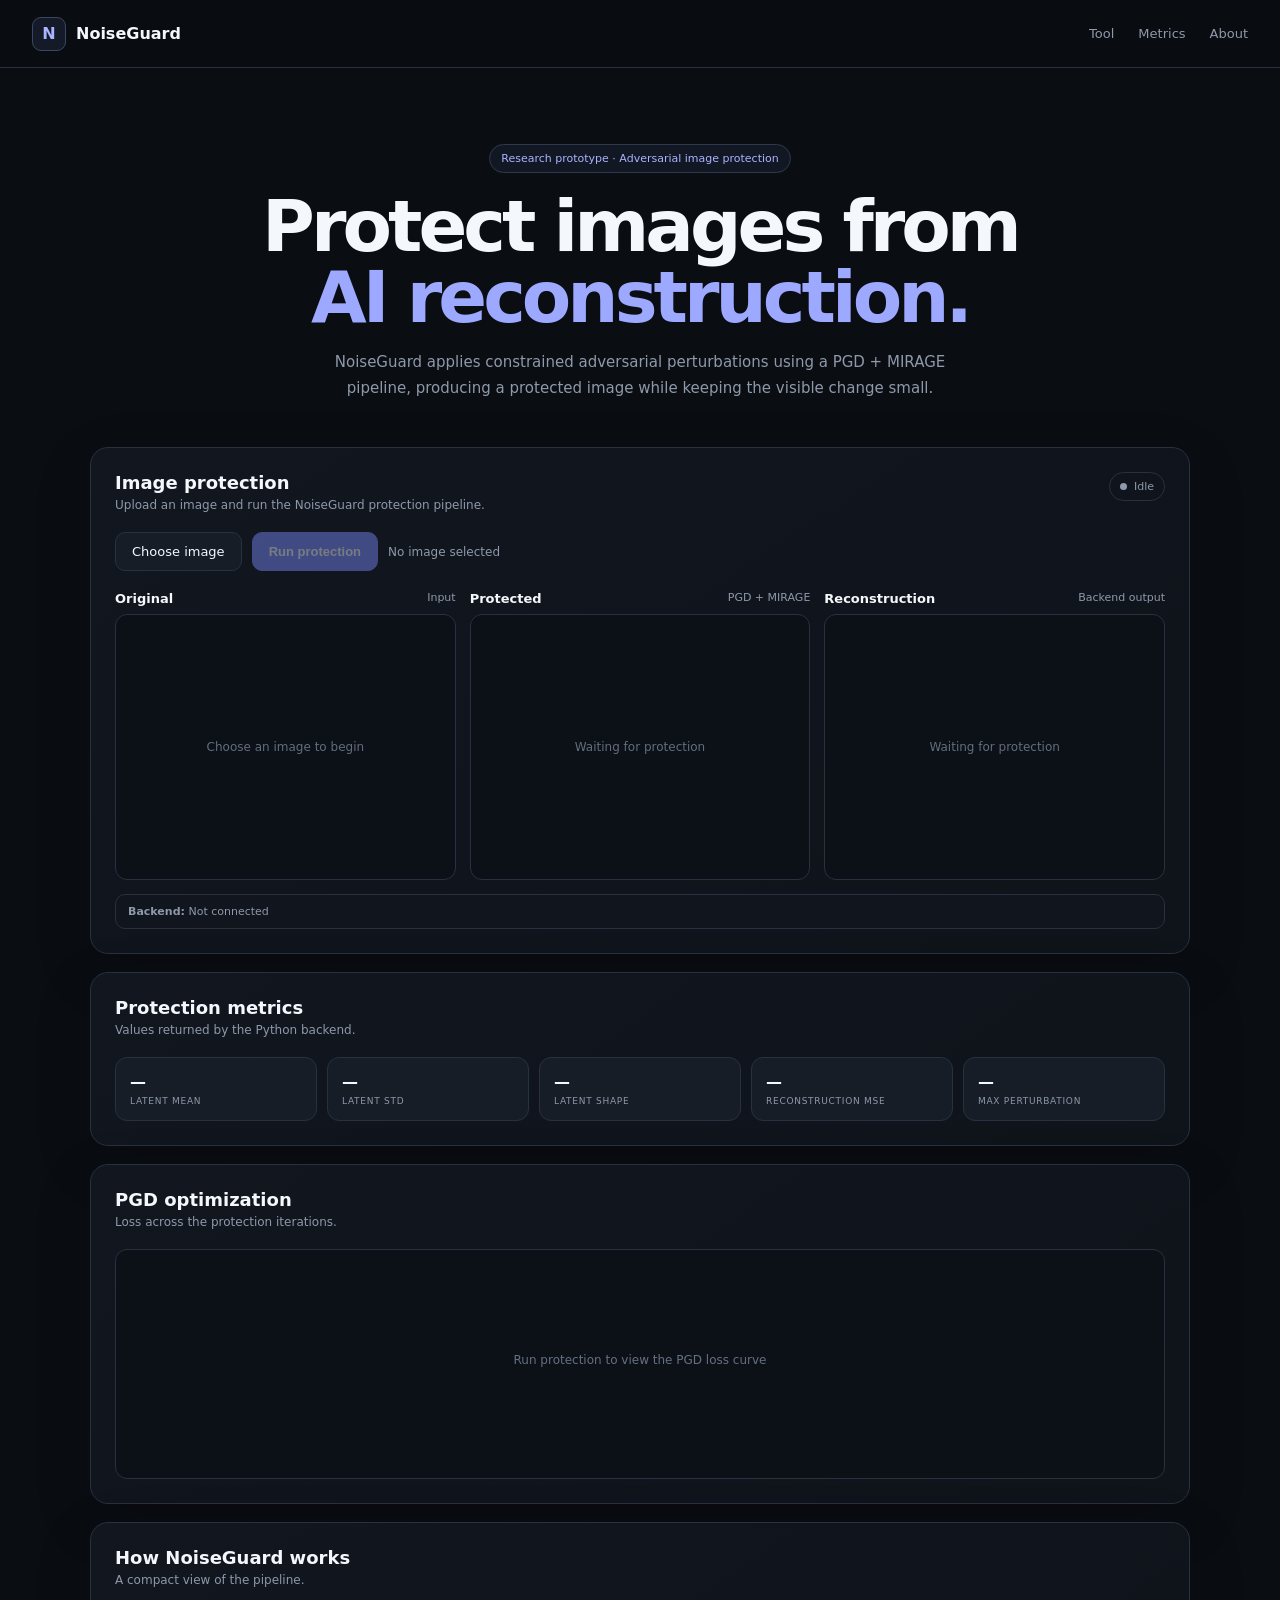
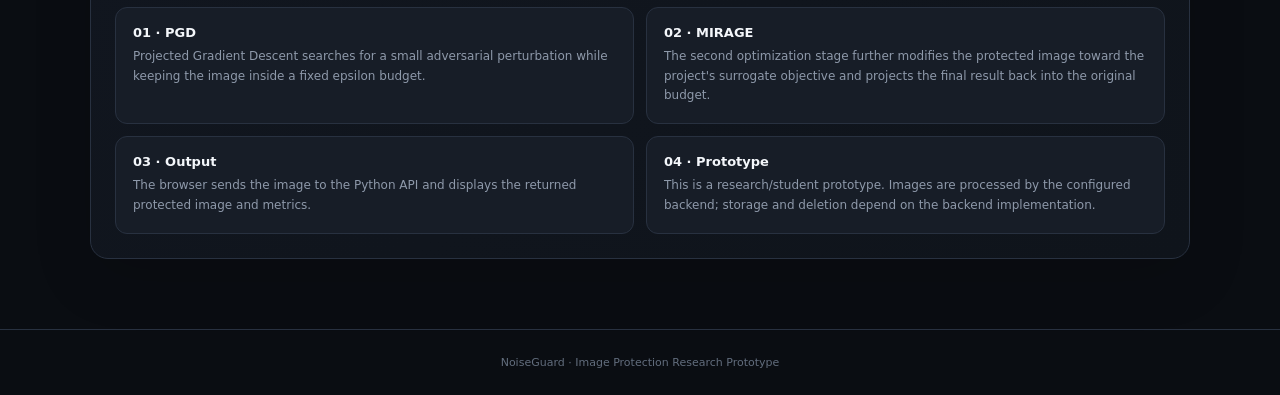
<file: WEBSITE (FINAL PRODUCT)/noiseguard_simple.html>
<!doctype html>
<html lang="en">
<head>
<meta charset="utf-8">
<meta name="viewport" content="width=device-width,initial-scale=1">
<title>NoiseGuard — Image Protection</title>
<style>
:root{--bg:#0a0d12;--panel:#11161f;--panel2:#171d27;--line:#283140;--text:#f4f7fb;--muted:#8e99aa;--accent:#7d8cff;--good:#56d39a;--bad:#ff7474}
*{box-sizing:border-box}html{scroll-behavior:smooth}body{margin:0;background:var(--bg);color:var(--text);font-family:Inter,system-ui,-apple-system,"Segoe UI",sans-serif}
.top{height:68px;position:sticky;top:0;z-index:5;display:flex;align-items:center;justify-content:space-between;padding:0 32px;background:#0a0d12dd;backdrop-filter:blur(14px);border-bottom:1px solid var(--line)}
.brand{display:flex;align-items:center;gap:10px;font-weight:750}.mark{width:34px;height:34px;border:1px solid #3b4660;border-radius:9px;display:grid;place-items:center;color:#aab3ff;background:#141a27}
nav{display:flex;gap:24px}nav a{font-size:13px;color:var(--muted);text-decoration:none}nav a:hover{color:var(--text)}
.hero{max-width:1050px;margin:auto;padding:76px 24px 46px;text-align:center}.eyebrow{display:inline-block;border:1px solid #30394b;background:#121724;color:#aab3ff;border-radius:999px;padding:7px 11px;font-size:11px}
h1{font-size:clamp(42px,7vw,72px);line-height:.98;letter-spacing:-.055em;margin:18px 0}.hero h1 span{color:#9da8ff}.hero p{max-width:650px;margin:0 auto;color:var(--muted);line-height:1.7;font-size:15px}
main{width:min(1100px,calc(100% - 32px));margin:auto auto 70px}.card{background:linear-gradient(145deg,var(--panel),#0f141b);border:1px solid var(--line);border-radius:18px;padding:24px;margin-bottom:18px;box-shadow:0 18px 60px #00000022}
.head{display:flex;justify-content:space-between;gap:20px;align-items:flex-start;margin-bottom:20px}.head h2{margin:0;font-size:18px}.head p{margin:5px 0 0;color:var(--muted);font-size:12px}
.pill{display:flex;align-items:center;gap:7px;border:1px solid var(--line);border-radius:99px;padding:7px 10px;color:var(--muted);font-size:11px}.dot{width:7px;height:7px;border-radius:50%;background:var(--muted)}.running .dot{background:var(--accent);animation:pulse 1s infinite}.success .dot{background:var(--good)}.error .dot{background:var(--bad)}@keyframes pulse{50%{opacity:.3}}
.controls{display:flex;gap:10px;align-items:center;flex-wrap:wrap;margin-bottom:20px}.btn{border:1px solid var(--line);border-radius:10px;padding:11px 16px;background:#171d27;color:var(--text);cursor:pointer;font-size:13px}.btn:hover:not(:disabled){border-color:#505b74}.primary{background:var(--accent);border-color:var(--accent);font-weight:650}.primary:hover:not(:disabled){background:#929cff}.btn:disabled{opacity:.45;cursor:not-allowed}input[type=file]{display:none}.filename{font-size:12px;color:var(--muted);max-width:320px;white-space:nowrap;overflow:hidden;text-overflow:ellipsis}
.images{display:grid;grid-template-columns:repeat(3,1fr);gap:14px}.label{display:flex;justify-content:space-between;margin-bottom:8px;font-size:11px;color:var(--muted)}.label strong{font-size:13px;color:var(--text)}
.frame{aspect-ratio:1/.78;min-height:210px;display:flex;align-items:center;justify-content:center;overflow:hidden;border:1px solid var(--line);border-radius:12px;background:#0c1017}.frame img{max-width:100%;max-height:100%;display:none;object-fit:contain}.empty{color:#626d7d;font-size:12px;text-align:center;padding:20px}
.api{margin-top:14px;border:1px solid var(--line);border-radius:10px;padding:10px 12px;color:var(--muted);font-size:11px;background:#10151e}
.stats{display:grid;grid-template-columns:repeat(5,1fr);gap:10px}.stat{background:var(--panel2);border:1px solid var(--line);border-radius:12px;padding:14px}.value{font-weight:700;font-size:16px;overflow-wrap:anywhere}.label2{margin-top:5px;color:var(--muted);font-size:9px;text-transform:uppercase;letter-spacing:.08em}
.chart{height:230px;border:1px solid var(--line);border-radius:12px;background:#0c1017;overflow:hidden}.chart canvas{width:100%;height:100%;display:block}
.info{display:grid;grid-template-columns:1fr 1fr;gap:12px}.info article{border:1px solid var(--line);border-radius:12px;padding:17px;background:var(--panel2)}.info h3{font-size:13px;margin:0 0 7px}.info p{font-size:12px;line-height:1.65;color:var(--muted);margin:0}
footer{text-align:center;border-top:1px solid var(--line);padding:26px;color:#626d7d;font-size:11px}
@media(max-width:850px){.images{grid-template-columns:1fr}.stats{grid-template-columns:repeat(2,1fr)}.info{grid-template-columns:1fr}nav{display:none}}
@media(max-width:520px){.top{padding:0 18px}.hero{padding-top:55px}main{width:calc(100% - 20px)}.card{padding:17px}}
</style>
</head>
<body>

<header class="top">
  <div class="brand"><div class="mark">N</div><span>NoiseGuard</span></div>
  <nav><a href="#tool">Tool</a><a href="#metrics">Metrics</a><a href="#about">About</a></nav>
</header>

<section class="hero">
  <div class="eyebrow">Research prototype · Adversarial image protection</div>
  <h1>Protect images from<br><span>AI reconstruction.</span></h1>
  <p>NoiseGuard applies constrained adversarial perturbations using a PGD + MIRAGE pipeline, producing a protected image while keeping the visible change small.</p>
</section>

<main id="tool">
<section class="card">
  <div class="head">
    <div><h2>Image protection</h2><p>Upload an image and run the NoiseGuard protection pipeline.</p></div>
    <div class="pill" id="statusPill"><span class="dot"></span><span id="statusText">Idle</span></div>
  </div>

  <div class="controls">
    <label class="btn" for="fileInput">Choose image</label>
    <input id="fileInput" type="file" accept="image/*">
    <button class="btn primary" id="runBtn" disabled>Run protection</button>
    <span class="filename" id="fileName">No image selected</span>
  </div>

  <div class="images">
    <div><div class="label"><strong>Original</strong><span>Input</span></div><div class="frame" id="originalBox"><span class="empty">Choose an image to begin</span><img id="originalImg" alt="Original image"></div></div>
    <div><div class="label"><strong>Protected</strong><span>PGD + MIRAGE</span></div><div class="frame" id="protectedBox"><span class="empty">Waiting for protection</span><img id="protectedImg" alt="Protected image"></div></div>
    <div><div class="label"><strong>Reconstruction</strong><span>Backend output</span></div><div class="frame" id="reconBox"><span class="empty">Waiting for protection</span><img id="reconImg" alt="Reconstruction"></div></div>
  </div>

  <div class="api"><strong>Backend:</strong> <span id="backendStatus">Not connected</span></div>
</section>

<section class="card" id="metrics">
  <div class="head"><div><h2>Protection metrics</h2><p>Values returned by the Python backend.</p></div></div>
  <div class="stats">
    <div class="stat"><div class="value" id="mean">—</div><div class="label2">Latent mean</div></div>
    <div class="stat"><div class="value" id="std">—</div><div class="label2">Latent std</div></div>
    <div class="stat"><div class="value" id="shape">—</div><div class="label2">Latent shape</div></div>
    <div class="stat"><div class="value" id="mse">—</div><div class="label2">Reconstruction MSE</div></div>
    <div class="stat"><div class="value" id="dist">—</div><div class="label2">Max perturbation</div></div>
  </div>
</section>

<section class="card">
  <div class="head"><div><h2>PGD optimization</h2><p>Loss across the protection iterations.</p></div></div>
  <div class="chart"><canvas id="lossCanvas"></canvas></div>
</section>

<section class="card" id="about">
  <div class="head"><div><h2>How NoiseGuard works</h2><p>A compact view of the pipeline.</p></div></div>
  <div class="info">
    <article><h3>01 · PGD</h3><p>Projected Gradient Descent searches for a small adversarial perturbation while keeping the image inside a fixed epsilon budget.</p></article>
    <article><h3>02 · MIRAGE</h3><p>The second optimization stage further modifies the protected image toward the project's surrogate objective and projects the final result back into the original budget.</p></article>
    <article><h3>03 · Output</h3><p>The browser sends the image to the Python API and displays the returned protected image and metrics.</p></article>
    <article><h3>04 · Prototype</h3><p>This is a research/student prototype. Images are processed by the configured backend; storage and deletion depend on the backend implementation.</p></article>
  </div>
</section>
</main>

<footer>NoiseGuard · Image Protection Research Prototype</footer>

<script>
/* Set this to your Cloudflare URL, without /protect. */
const API_URL = "YOUR_CLOUDFLARE_URL";

const fileInput=document.getElementById("fileInput");
const runBtn=document.getElementById("runBtn");
const fileName=document.getElementById("fileName");
const originalImg=document.getElementById("originalImg");
const protectedImg=document.getElementById("protectedImg");
const reconImg=document.getElementById("reconImg");
const originalBox=document.getElementById("originalBox");
const protectedBox=document.getElementById("protectedBox");
const reconBox=document.getElementById("reconBox");
const backendStatus=document.getElementById("backendStatus");
const statusPill=document.getElementById("statusPill");
const statusText=document.getElementById("statusText");
const canvas=document.getElementById("lossCanvas");
const ctx=canvas.getContext("2d");

const stats={
  mean:document.getElementById("mean"),
  std:document.getElementById("std"),
  shape:document.getElementById("shape"),
  mse:document.getElementById("mse"),
  dist:document.getElementById("dist")
};

let currentFile=null;
let objectUrl=null;

function setStatus(text,type=""){
  statusText.textContent=text;
  statusPill.className="pill"+(type?" "+type:"");
}

function resetBox(box,img,message){
  img.style.display="none";
  img.removeAttribute("src");
  box.querySelector(".empty").textContent=message;
  box.querySelector(".empty").style.display="block";
}

function resetStats(){
  Object.values(stats).forEach(x=>x.textContent="—");
}

fileInput.addEventListener("change",e=>{
  const file=e.target.files[0];
  if(!file)return;
  currentFile=file;
  fileName.textContent=file.name;

  if(objectUrl)URL.revokeObjectURL(objectUrl);
  objectUrl=URL.createObjectURL(file);

  originalImg.src=objectUrl;
  originalImg.style.display="block";
  originalBox.querySelector(".empty").style.display="none";

  resetBox(protectedBox,protectedImg,"Waiting for protection");
  resetBox(reconBox,reconImg,"Waiting for protection");
  resetStats();
  drawLossCurve([]);

  runBtn.disabled=false;
  setStatus("Ready");
  backendStatus.textContent=API_URL==="YOUR_CLOUDFLARE_URL"?"Add Cloudflare URL":"Configured";
});

runBtn.addEventListener("click",async()=>{
  if(!currentFile)return;

  runBtn.disabled=true;
  setStatus("Running","running");
  backendStatus.textContent="Sending image to backend…";

  try{
    const result=await runPipeline(currentFile);

    if(!result||result.success!==true)
      throw new Error("Backend returned an invalid response.");

    protectedImg.src=result.protectedUrl;
    protectedImg.style.display="block";
    protectedBox.querySelector(".empty").style.display="none";

    reconImg.src=result.reconstructionUrl;
    reconImg.style.display="block";
    reconBox.querySelector(".empty").style.display="none";

    stats.mean.textContent=formatValue(result.latentMean);
    stats.std.textContent=formatValue(result.latentStd);
    stats.shape.textContent=formatValue(result.latentShape);
    stats.mse.textContent=formatValue(result.reconstructionMse);
    stats.dist.textContent=formatNumber(result.maxPerturbation??result.finalLatentDistance);

    drawLossCurve(result.lossCurve||[]);
    backendStatus.textContent="Protection complete";
    setStatus("Complete","success");
  }catch(error){
    console.error(error);
    backendStatus.textContent=error.message;
    setStatus("Failed","error");
    alert("NoiseGuard could not process the image.\n\n"+error.message);
  }finally{
    runBtn.disabled=false;
  }
});

async function runPipeline(imageFile){
  if(!API_URL||API_URL==="YOUR_CLOUDFLARE_URL")
    throw new Error("Set API_URL to your Cloudflare backend URL first.");

  const form=new FormData();
  form.append("file",imageFile);

  const response=await fetch(`${API_URL}/protect`,{
    method:"POST",
    body:form
  });

  if(!response.ok){
    let message=`Backend error (${response.status})`;
    try{
      const body=await response.json();
      if(body.detail)message+=`: ${body.detail}`;
    }catch(_){}
    throw new Error(message);
  }

  return await response.json();
}

function formatValue(v){
  return v===null||v===undefined||v===""?"—":String(v);
}

function formatNumber(v){
  if(v===null||v===undefined||v==="")return"—";
  const n=Number(v);
  return Number.isFinite(n)?n.toFixed(6):String(v);
}

function drawLossCurve(values){
  const r=canvas.getBoundingClientRect();
  const dpr=window.devicePixelRatio||1;
  canvas.width=r.width*dpr;
  canvas.height=r.height*dpr;
  ctx.setTransform(dpr,0,0,dpr,0,0);
  const w=r.width,h=r.height;
  ctx.clearRect(0,0,w,h);

  if(!values.length){
    ctx.fillStyle="#657083";
    ctx.font="12px system-ui";
    ctx.textAlign="center";
    ctx.fillText("Run protection to view the PGD loss curve",w/2,h/2);
    return;
  }

  const vals=values.map(Number).filter(Number.isFinite);
  if(!vals.length)return;

  const max=Math.max(...vals),min=Math.min(...vals),range=(max-min)||1;
  const L=42,R=16,T=18,B=28,pw=w-L-R,ph=h-T-B;

  ctx.strokeStyle="#242b36";
  ctx.lineWidth=1;
  for(let i=0;i<=4;i++){
    const y=T+i/4*ph;
    ctx.beginPath();ctx.moveTo(L,y);ctx.lineTo(w-R,y);ctx.stroke();
  }

  ctx.fillStyle="#657083";
  ctx.font="10px system-ui";
  ctx.textAlign="right";
  ctx.fillText(max.toFixed(3),L-7,T+3);
  ctx.fillText(min.toFixed(3),L-7,h-B);

  ctx.strokeStyle="#929cff";
  ctx.lineWidth=2;
  ctx.beginPath();
  vals.forEach((v,i)=>{
    const x=L+(i/Math.max(vals.length-1,1))*pw;
    const y=T+(1-(v-min)/range)*ph;
    i?ctx.lineTo(x,y):ctx.moveTo(x,y);
  });
  ctx.stroke();

  ctx.fillStyle="#657083";
  ctx.textAlign="left";
  ctx.fillText("Step 1",L,h-8);
  ctx.textAlign="right";
  ctx.fillText(`Step ${vals.length}`,w-R,h-8);
}

drawLossCurve([]);
window.addEventListener("resize",()=>drawLossCurve([]));
</script>
</body>
</html>
</file>
<file: deployment/landing.css>
*{box-sizing:border-box}
html{scroll-behavior:smooth}
body{margin:0;background:#090b10;color:#f5f7fb;font-family:Inter,system-ui,-apple-system,BlinkMacSystemFont,"Segoe UI",sans-serif}
.nav{height:74px;display:flex;align-items:center;justify-content:space-between;padding:0 7vw;border-bottom:1px solid #20242d;position:sticky;top:0;z-index:10;background:rgba(9,11,16,.88);backdrop-filter:blur(14px)}
.brand{color:#f5f7fb;text-decoration:none;font-size:22px;font-weight:800;letter-spacing:-.7px}
.brand span{opacity:.5}
.nav-link{color:#f5f7fb;text-decoration:none;font-size:14px;font-weight:600}
.hero{max-width:1100px;margin:auto;padding:125px 7vw 110px}
.eyebrow,.label{font-size:11px;letter-spacing:2px;font-weight:750;color:#8d97a8}
.hero h1{font-size:clamp(50px,7vw,88px);line-height:.97;letter-spacing:-4.5px;max-width:950px;margin:22px 0}
.hero-copy{max-width:720px;color:#aeb6c5;font-size:19px;line-height:1.7;margin:0}
.hero-actions{display:flex;gap:12px;flex-wrap:wrap;margin-top:34px}
.button{display:inline-flex;align-items:center;justify-content:center;text-decoration:none;padding:14px 21px;border-radius:10px;font-size:14px;font-weight:750}
.primary{background:#f5f7fb;color:#090b10}
.secondary{border:1px solid #353b47;color:#f5f7fb}
.hero-note{color:#687180;font-size:12px;margin-top:25px}
.showcase{max-width:1100px;margin:0 auto 115px;padding:45px;border:1px solid #252a34;border-radius:22px;background:#10131a;display:grid;grid-template-columns:1.1fr .9fr;gap:55px}
.showcase h2,.section h2,.cta h2{font-size:36px;line-height:1.08;letter-spacing:-1.8px;margin:13px 0 17px}
.showcase p,.cards p{color:#9da6b5;line-height:1.7}
.pipeline{border-left:1px solid #343a46;padding-left:28px}
.pipeline-step{display:flex;align-items:center;gap:20px;padding:8px 0}
.pipeline-step span{font-size:11px;color:#697383;width:22px}
.pipeline-step b{font-size:14px}
.line{color:#4d5664;font-size:12px}
.section{max-width:1100px;margin:auto;padding:0 7vw 115px}
.cards{display:grid;grid-template-columns:repeat(3,1fr);gap:18px;margin-top:34px}
.cards article{background:#0e1117;border:1px solid #252a34;border-radius:16px;padding:28px}
.number{display:block;color:#6d7787;font-size:11px;margin-bottom:45px}
.cards h3{font-size:19px;margin:0 0 10px}
.cta{max-width:1100px;margin:0 auto 100px;padding:45px;border:1px solid #252a34;border-radius:22px;background:#10131a;display:flex;justify-content:space-between;align-items:center;gap:30px}
.cta h2{margin-bottom:0}
footer{text-align:center;padding:30px;border-top:1px solid #20242d;color:#5e6877;font-size:12px}
@media(max-width:760px){.hero{padding-top:85px}.hero h1{letter-spacing:-2.5px}.showcase,.cards{grid-template-columns:1fr}.showcase{margin:0 7vw 80px}.section{padding-bottom:80px}.cta{margin:0 7vw 70px;display:block}.cta .button{margin-top:24px}}
</file>
<file: deployment/tool.css>
* { box-sizing: border-box; }

  body {
    font-family: Arial, Helvetica, sans-serif;
    background-color: #f4f4f4;
    color: #222;
    margin: 0;
    padding: 0;
  }

  header {
    background-color: #2c3e50;
    color: white;
    padding: 24px 20px;
    text-align: center;
  }

  header h1 {
    margin: 0 0 6px 0;
    font-size: 28px;
  }

  header p {
    margin: 0;
    font-size: 14px;
    color: #cfd8e3;
  }

  .container {
    max-width: 950px;
    margin: 30px auto;
    padding: 0 20px;
  }

  .card {
    background: white;
    border: 1px solid #ddd;
    border-radius: 8px;
    padding: 20px;
    margin-bottom: 24px;
  }

  .card h2 {
    margin-top: 0;
    font-size: 18px;
    color: #2c3e50;
    border-bottom: 2px solid #eee;
    padding-bottom: 8px;
  }

  .controls {
    display: flex;
    gap: 10px;
    margin-bottom: 20px;
    flex-wrap: wrap;
  }

  button, .file-label {
    background-color: #2c3e50;
    color: white;
    border: none;
    padding: 10px 18px;
    border-radius: 5px;
    cursor: pointer;
    font-size: 14px;
  }

  button:hover, .file-label:hover {
    background-color: #34495e;
  }

  button:disabled {
    background-color: #aaa;
    cursor: not-allowed;
  }

  input[type="file"] {
    display: none;
  }

  .image-row {
    display: grid;
    grid-template-columns: 1fr 1fr 1fr;
    gap: 16px;
    margin-bottom: 20px;
  }

  .image-box {
    text-align: center;
  }

  .image-box p {
    font-weight: bold;
    margin-bottom: 6px;
    font-size: 14px;
  }

  .image-frame {
    background-color: #eee;
    border: 1px dashed #bbb;
    border-radius: 6px;
    height: 200px;
    display: flex;
    align-items: center;
    justify-content: center;
    overflow: hidden;
  }

  .image-frame img {
    max-width: 100%;
    max-height: 100%;
    display: none;
  }

  .image-frame span {
    color: #888;
    font-size: 13px;
    padding: 0 10px;
  }

  .stats-row {
    display: grid;
    grid-template-columns: repeat(5, 1fr);
    gap: 12px;
    margin-bottom: 20px;
  }

  .stat-box {
    background-color: #f9f9f9;
    border: 1px solid #ddd;
    border-radius: 6px;
    padding: 12px;
    text-align: center;
  }

  .stat-box .value {
    font-size: 18px;
    font-weight: bold;
    color: #2c3e50;
  }

  .stat-box .label {
    font-size: 11px;
    color: #777;
    margin-top: 4px;
  }

  canvas#loss-canvas {
    width: 100%;
    height: 180px;
    background-color: #f9f9f9;
    border: 1px solid #ddd;
    border-radius: 6px;
  }

  #status {
    margin-top: 14px;
    font-size: 13px;
    color: #555;
  }

  footer {
    text-align: center;
    padding: 20px;
    font-size: 12px;
    color: #999;
  }
.section-kicker { font-size: 11px; letter-spacing: 0.16em; font-weight: 700; opacity: 0.62; margin-bottom: 8px; }
.section-subtitle { margin: -4px 0 18px; opacity: 0.68; line-height: 1.5; }
.pipeline { display: grid; grid-template-columns: 1fr auto 1fr auto 1fr auto 1fr; gap: 10px; align-items: center; }
.pipeline-step { border: 1px solid rgba(255,255,255,0.12); border-radius: 12px; padding: 14px 12px; text-align: center; background: rgba(255,255,255,0.025); }
.pipeline-step strong { display:block; font-size:10px; opacity:.5; margin-bottom:5px; }
.pipeline-step span { font-size:13px; font-weight:600; }
.pipeline-arrow { opacity:.4; font-size:18px; }
.charts-grid { display:grid; grid-template-columns:1fr 1fr; gap:18px; }
.chart-label { font-size:12px; opacity:.65; margin-bottom:8px; }
#mirage-canvas { width:100%; height:220px; display:block; }
.evaluator-row { grid-template-columns: repeat(5, minmax(0, 1fr)); }
@media (max-width: 760px) {
  .pipeline { grid-template-columns:1fr; }
  .pipeline-arrow { transform: rotate(90deg); justify-self:center; }
  .charts-grid, .evaluator-row { grid-template-columns:1fr; }
}

/* Tool section navigation */
.tool-nav {
  display: flex;
  justify-content: center;
  gap: 10px;
  margin: 22px auto 0;
}

.nav-option {
  border: 1px solid rgba(255,255,255,0.16);
  background: rgba(255,255,255,0.05);
  color: inherit;
  padding: 10px 18px;
  border-radius: 999px;
  cursor: pointer;
  font: inherit;
  transition: 0.2s ease;
}

.nav-option:hover,
.nav-option.active {
  background: rgba(255,255,255,0.12);
  border-color: rgba(255,255,255,0.3);
}

.evaluation-card {
  scroll-margin-top: 24px;
}

.evaluation-badge {
  display: inline-block;
  margin: 4px 0 18px;
  padding: 6px 10px;
  border-radius: 999px;
  font-size: 11px;
  font-weight: 700;
  letter-spacing: 0.08em;
  background: rgba(255,255,255,0.08);
  border: 1px solid rgba(255,255,255,0.14);
}


/* Downstream open-source model evaluation */
.evaluation-images { display:grid; grid-template-columns:repeat(3, minmax(0, 1fr)); gap:16px; margin:18px 0 24px; }
.evaluation-images .image-frame { min-height:260px; }
.evaluation-images .image-frame img { max-width:100%; max-height:100%; object-fit:contain; }
.evaluation-subheading { font-size:14px; margin:20px 0 12px; }
.downstream-row .stat-box:first-child .value { font-size:14px; line-height:1.25; }

/* Mobile/tablet viewport optimization */
* { box-sizing:border-box; }
html { scroll-behavior:smooth; }
body { overflow-x:hidden; }
.container { width:min(1100px, calc(100% - 32px)); margin:0 auto; }
.card { width:100%; }
img { max-width:100%; height:auto; }
@media (max-width: 900px) {
  .image-row, .evaluation-images { grid-template-columns:1fr 1fr; }
  .image-row .image-box:last-child, .evaluation-images .image-box:last-child { grid-column:1 / -1; }
  .stats-row, .evaluator-row { grid-template-columns:repeat(2, minmax(0, 1fr)); }
}
@media (max-width: 600px) {
  header { padding:28px 16px 20px; }
  header h1 { font-size:32px; }
  header p { font-size:13px; line-height:1.5; }
  .tool-nav { width:100%; gap:8px; }
  .nav-option { flex:1; min-height:44px; padding:10px 12px; }
  .container { width:min(100% - 20px, 1100px); }
  .card { padding:16px !important; margin-bottom:14px; }
  .controls { display:grid; grid-template-columns:1fr; gap:10px; }
  .controls input, .controls button, .file-label { width:100%; min-height:44px; }
  .image-row, .evaluation-images, .charts-grid { grid-template-columns:1fr; }
  .image-row .image-box:last-child, .evaluation-images .image-box:last-child { grid-column:auto; }
  .image-frame, .evaluation-images .image-frame { min-height:220px; height:220px; }
  .stats-row, .evaluator-row { grid-template-columns:1fr 1fr; gap:8px; }
  .stat-box { padding:10px 7px; min-width:0; }
  .stat-box .value { font-size:15px; overflow-wrap:anywhere; }
  .stat-box .label { font-size:10px; line-height:1.25; }
  .pipeline-step { padding:12px 10px; }
  .pipeline-arrow { line-height:1; }
  canvas#loss-canvas, #mirage-canvas { height:180px; }
  #status { font-size:12px; line-height:1.45; overflow-wrap:anywhere; }
}
@media (max-width: 380px) {
  .stats-row, .evaluator-row { grid-template-columns:1fr; }
  .card { padding:14px !important; }
  header h1 { font-size:28px; }
}
</file>
